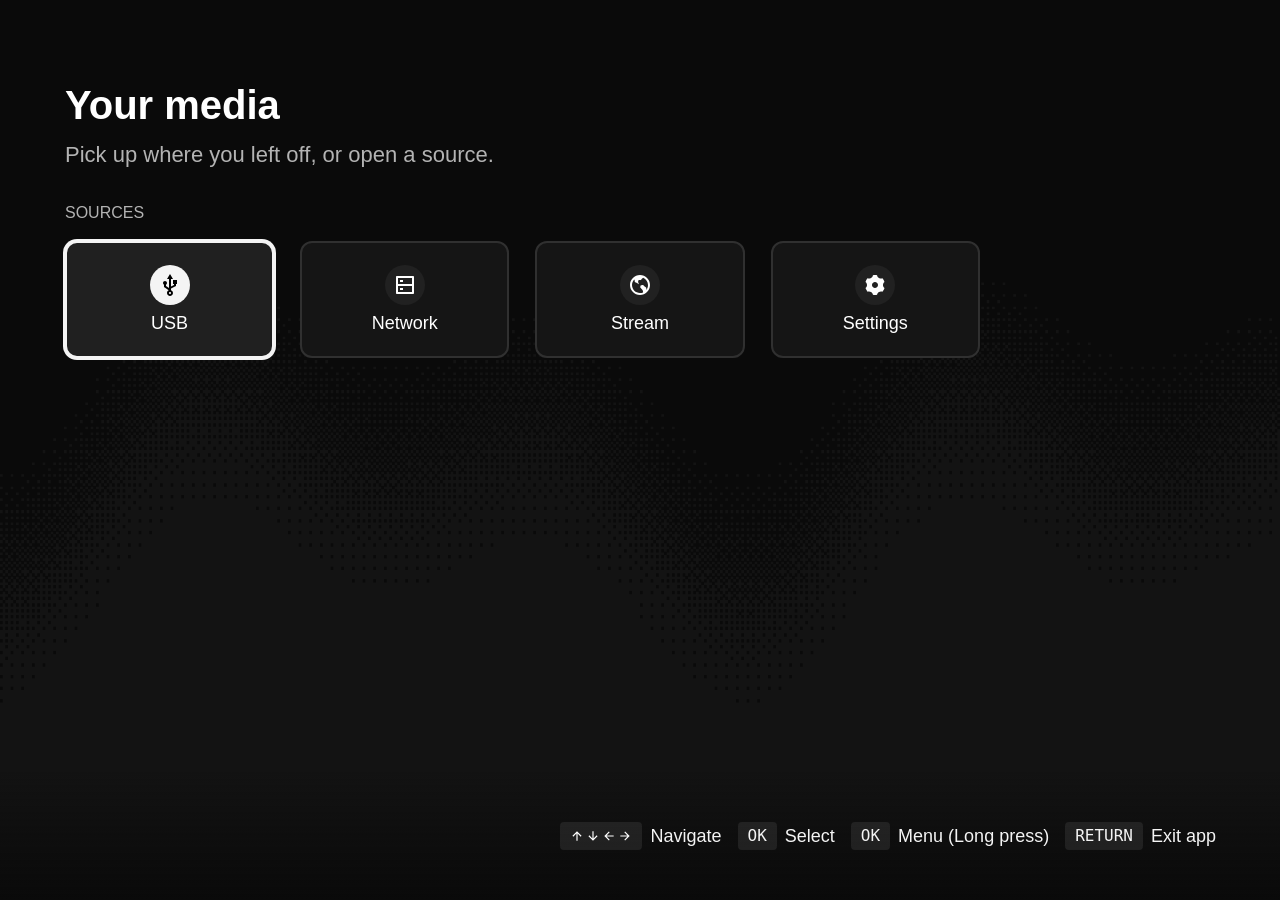
<file: tizen-app/index.html>
<!DOCTYPE html>
<html lang="en">
<head>
<meta charset="utf-8">
<meta name="viewport" content="width=device-width, initial-scale=1, maximum-scale=1, user-scalable=no"/>
<title>Tessel</title>
<link rel="stylesheet" href="css/style.css">
</head>
<body>

<!-- AVPlay needs an OBJECT element of type "video/mp4" as its render target -->
<object id="player-object" type="application/avplayer"></object>

<!-- HTML5 video — used for local file:// URLs because AVPlay's local-file
     pipeline is broken on Samsung TV 5.0 (opens the file, reports PLAYING,
     never decodes a frame).  The WebView's chromium media stack handles
     file:// just fine. -->
<video id="html5-video" playsinline></video>

<!-- Subtitle overlay — AVPlay doesn't auto-render text subs (TEXT/SUBTITLE
     tracks).  It fires onsubtitlechange(duration, text, ...) and we paint
     the text here. -->
<div id="subtitle-overlay" class="hidden"></div>

<!-- ── Home view ─────────────────────────────────────────────────────── -->
<section id="view-home" class="view">
    <header class="page-heading"><h1 data-i18n="library.homeTitle">Your media</h1><p data-i18n="library.homeDescription">Pick up where you left off, or open a source.</p></header>
    <div id="home-library"></div>
    <h2 class="row-heading" data-i18n="library.sources">Sources</h2>
    <nav class="home-tiles">
        <button class="tile" data-action="browse-usb" data-focus>
            <div class="tile-icon"><img class="remix-icon" src="assets/remix/usb-line.svg" alt=""></div>
            <div class="tile-label" data-i18n="home.usb">USB</div>
            <div class="tile-sub" data-i18n="home.usbSub">Local files on connected storage</div>
        </button>
        <button class="tile" data-action="browse-network">
            <div class="tile-icon"><img class="remix-icon" src="assets/remix/server-line.svg" alt=""></div>
            <div class="tile-label" data-i18n="home.network">Network</div>
            <div class="tile-sub" data-i18n="home.networkSub">SMB, DLNA and WebDAV sources</div>
        </button>
        <button class="tile" data-action="open-url">
            <div class="tile-icon"><img class="remix-icon" src="assets/remix/earth-line.svg" alt=""></div>
            <div class="tile-label" data-i18n="home.url">Stream</div>
        </button>
        <button class="tile" data-action="open-settings">
            <div class="tile-icon"><img class="remix-icon" src="assets/remix/settings-3-fill.svg" alt=""></div>
            <div class="tile-label" data-i18n="home.settings">Settings</div>
            <div class="tile-sub" data-i18n="home.settingsSub">Preferences &amp; TV info</div>
        </button>
    </nav>

    <footer class="hint">
        <span class="hint-action"><span class="key"><img class="remix-icon" src="assets/remix/arrow-up-line.svg" alt=""><img class="remix-icon" src="assets/remix/arrow-down-line.svg" alt=""><img class="remix-icon" src="assets/remix/arrow-left-line.svg" alt=""><img class="remix-icon" src="assets/remix/arrow-right-line.svg" alt=""></span><span data-i18n="hint.navigate">navigate</span></span>
        <span class="hint-action"><span class="key">OK</span><span data-i18n="hint.select">select</span></span>
        <span class="hint-action"><span class="key">OK</span><span data-i18n="library.holdMenu">Menu (long press)</span></span>
        <span class="hint-action"><span class="key">RETURN</span><span data-i18n="hint.exit">exit app</span></span>
    </footer>
</section>

<!-- ── Network view: the services you can browse, with the two carousels ── -->
<section id="view-network" class="view hidden">
    <header class="page-heading">
        <h1 data-i18n="network.title">Network sources</h1><p data-i18n="network.description">Connect your media servers and shared folders.</p>
    </header>


    <h2 class="row-heading" id="network-heading" data-i18n="library.devices">Devices</h2>
    <nav class="card-row" id="network-cards"></nav>

    <!-- The two configuration forms.  They are moved into their dialog when
         the viewer opens one, and parked here the rest of the time. -->
    <div class="net-forms" id="net-config">
        <div class="settings-group net-form" id="grp-smb">
            <label class="settings-row settings-row-input"><span class="settings-label" data-i18n="smb.host">Server (IP/host)</span><input id="smb-host" dir="ltr" type="text" placeholder="192.168.1.10"></label>
            <label class="settings-row settings-row-input"><span class="settings-label" data-i18n="smb.port">Port</span><input id="smb-port" dir="ltr" type="text" inputmode="numeric" placeholder="445"></label>
            <label class="settings-row settings-row-input"><span class="settings-label" data-i18n="smb.share">Share</span><input id="smb-share"  type="text"     placeholder="Media"></label>
            <button class="settings-row" id="smb-find-shares" aria-haspopup="menu" aria-controls="picker" aria-expanded="false"><span class="settings-label" data-i18n="smb.findShares">Find shares on this server</span></button>
            <button class="settings-row" id="smb-anon" role="switch" aria-checked="false"><div class="settings-label" data-i18n="smb.guest">Guest (no login)</div><span class="settings-switch" id="smb-anon-val" aria-hidden="true"></span></button>
            <label class="settings-row settings-row-input"><span class="settings-label" data-i18n="smb.user">Username</span><input id="smb-user"   type="text"     placeholder="guest"></label>
            <label class="settings-row settings-row-input"><span class="settings-label" data-i18n="smb.pass">Password</span><input id="smb-pass"   type="password"></label>
            <label class="settings-row settings-row-input"><span class="settings-label" data-i18n="smb.domain">Domain (optional)</span><input id="smb-domain" type="text"></label>
            <button id="smb-save" class="settings-row"><span class="settings-label" data-i18n="smb.save">Save SMB server</span></button>
            <button id="smb-remove" class="settings-row"><span class="settings-label" data-i18n="smb.removeServer">Remove this server</span></button>
        </div>

        <div class="settings-group net-form" id="grp-dav">
            <label class="settings-row settings-row-input"><span class="settings-label" data-i18n="dav.url">Address (URL)</span><input id="dav-url" dir="ltr" type="url" placeholder="https://cloud.example.com/remote.php/dav/files/user/"></label>
            <label class="settings-row settings-row-input"><span class="settings-label" data-i18n="smb.user">Username</span><input id="dav-user" type="text"></label>
            <label class="settings-row settings-row-input"><span class="settings-label" data-i18n="smb.pass">Password</span><input id="dav-pass" type="password"></label>
            <label class="settings-row settings-row-input"><span class="settings-label" data-i18n="dav.name">Name (optional)</span><input id="dav-name" type="text" placeholder="My Nextcloud"></label>
            <button class="settings-row" id="dav-insecure" role="switch" aria-checked="false"><div class="settings-label" data-i18n="dav.insecure">Accept a self-signed certificate</div><span class="settings-switch" id="dav-insecure-val" aria-hidden="true"></span></button>
            <button id="dav-save" class="settings-row"><span class="settings-label" data-i18n="dav.save">Save WebDAV server</span></button>
            <button id="dav-remove" class="settings-row"><span class="settings-label" data-i18n="smb.removeServer">Remove this server</span></button>
        </div>
    </div>

    <footer class="hint">
        <span class="hint-action"><span class="key"><img class="remix-icon" src="assets/remix/arrow-up-line.svg" alt=""><img class="remix-icon" src="assets/remix/arrow-down-line.svg" alt=""><img class="remix-icon" src="assets/remix/arrow-left-line.svg" alt=""><img class="remix-icon" src="assets/remix/arrow-right-line.svg" alt=""></span><span data-i18n="hint.navigate">navigate</span></span>
        <span class="hint-action"><span class="key">OK</span><span data-i18n="hint.open">open</span></span>
        <span class="hint-action"><span class="key">OK</span><span data-i18n="library.holdMenu">Menu (long press)</span></span>
        <span class="hint-action"><span class="key">RETURN</span><span data-i18n="hint.back">back</span></span>
    </footer>
</section>

<!-- The receipt dialog is the one cast surface: a QR, the address and the
     waiting state.  It replaced this page, which had its own layout. -->

<!-- ── URL input view ────────────────────────────────────────────────── -->
<section id="view-url" class="view hidden">
    <header class="page-heading">
        <h1 data-i18n="stream.title">Play a link</h1><p data-i18n="stream.description">Open a stream or send one from another device.</p>
    </header>

    <div class="url-input-wrap">
        <label for="url-input" data-i18n="url.label">Stream URL or file path</label>
        <input id="url-input" dir="ltr" type="text" inputmode="url"
               placeholder="rtsp://… · https://…/playlist.m3u8 · file:///opt/usr/media/…">
    </div>

    <div class="actions">
        <button class="btn primary" data-action="open-current-url"><img class="remix-icon" src="assets/remix/play-fill.svg" alt=""><span data-i18n="common.play">Play</span></button>
        <button class="btn ghost"   data-action="save-current-url"><img class="remix-icon" src="assets/remix/bookmark-line.svg" alt=""> <span data-i18n="saved.save">Save</span></button>
        <button class="btn ghost"   data-action="fetch-remote-url"><img class="remix-icon" src="assets/remix/smartphone-line.svg" alt=""> <span data-i18n="url.fromDevice">Get from device</span></button>
        <!-- No Cancel: the remote's Back key does that (issue #126). -->
    </div>

    <!-- The user's own saved streams (issue #119).  Each is a chip that plays
         it and a ⋯ chip beside it for rename / move / remove; hidden while
         the list is empty. -->
    <div class="library-row hidden" id="saved-streams">
        <h2 data-i18n="saved.title">Saved streams</h2>
        <div id="saved-streams-list" class="card-row"></div>
    </div>
    <div class="library-row hidden" id="recent-streams"><h2 data-i18n="stream.recent">Recent</h2><div class="card-row" id="recent-streams-list"></div></div>
    <footer class="hint">
        <span class="hint-action"><span class="key"><img class="remix-icon" src="assets/remix/arrow-up-line.svg" alt=""><img class="remix-icon" src="assets/remix/arrow-down-line.svg" alt=""><img class="remix-icon" src="assets/remix/arrow-left-line.svg" alt=""><img class="remix-icon" src="assets/remix/arrow-right-line.svg" alt=""></span><span data-i18n="hint.navigate">navigate</span></span>
        <span class="hint-action"><span class="key">OK</span><span data-i18n="hint.open">open</span></span>
        <span class="hint-action"><span class="key">OK</span><span data-i18n="library.holdMenu">Menu (long press)</span></span>
        <span class="hint-action"><span class="key">RETURN</span><span data-i18n="hint.back">back</span></span>
    </footer>

    <!-- Name and URL of a stream being saved or edited.  While it's open the
         rest of the screen steps aside (#view-url.editing). -->
    <div class="saved-edit" id="saved-edit">
        <div class="url-input-wrap">
            <label for="saved-name" data-i18n="saved.name">Name</label>
            <input id="saved-name" type="text">
        </div>
        <div class="url-input-wrap">
            <label for="saved-url" data-i18n="url.label">Stream URL or file path</label>
            <input id="saved-url" dir="ltr" type="text" inputmode="url">
        </div>
        <div class="actions">
            <button class="btn primary" data-action="saved-edit-done" data-i18n="saved.done">Save</button>
            <button class="btn ghost"   data-action="saved-edit-cancel" data-i18n="common.cancel">Cancel</button>
        </div>
    </div>

</section>

<!-- ── File browser view ─────────────────────────────────────────────── -->
<section id="view-browse" class="view hidden">
    <header class="page-heading">
        <h1 id="browse-title" data-i18n="usb.title">USB devices</h1>
        <p id="browse-description" data-i18n="usb.description">Browse media on a connected drive.</p>
    </header>

    <!-- Kept for the browsers that still set it, but no longer shown: the
         title is enough context. -->
    <div class="browse-path hidden" id="browse-path"></div>
    <!-- Only while a playlist is listed (issue #122). -->
    <div class="playlist-filter hidden" id="playlist-filter-wrap">
        <input id="playlist-filter" type="text" data-i18n-placeholder="playlist.filter" data-i18n-aria-label="playlist.filter" aria-label="Filter channels…" placeholder="Filter channels…" aria-controls="browse-list">
        <span class="playlist-count" id="playlist-count" role="status" aria-live="polite"></span>
    </div>
    <h2 class="row-heading device-heading" id="browse-heading" data-i18n="library.devices">Devices</h2>
    <ul    class="browse-list" id="browse-list"></ul>

    <footer class="hint">
        <span class="hint-action browse-actions"><span class="key"><img class="remix-icon" src="assets/remix/arrow-up-line.svg" alt=""><img class="remix-icon" src="assets/remix/arrow-down-line.svg" alt=""><img class="remix-icon" src="assets/remix/arrow-left-line.svg" alt=""><img class="remix-icon" src="assets/remix/arrow-right-line.svg" alt=""></span><span data-i18n="hint.navigate">navigate</span></span>
        <span class="hint-action browse-actions"><span class="key">OK</span><span data-i18n="hint.open">open</span></span>
        <span class="hint-action browse-actions"><span class="key">OK</span><span data-i18n="library.holdMenu">Menu (long press)</span></span>
        <span class="hint-action"><span class="key">RETURN</span><span data-i18n="hint.up">up</span></span>
        <span class="hint-action browse-actions browse-media-action"><span class="key">PLAY</span><span data-i18n="hint.openAsMedia">open as media</span></span>
        <span class="hint-action hidden" id="hint-save"><span class="key">TOOLS</span><span data-i18n="hint.saveChannel">save / unsave</span></span>
        <span class="hint-action hidden" id="hint-fav"><span class="key">TOOLS</span><span data-i18n="hint.favorite">pin / unpin folder</span></span>
    </footer>
</section>

<!-- ── Player view ───────────────────────────────────────────────────── -->
<section id="view-player" class="view hidden">
    <!-- Music has no picture of its own: without this card the screen is
         just black once the OSD fades (issue #105). -->
    <div class="audio-card hidden" id="audio-card">
        <img class="audio-glow hidden" id="audio-glow" alt="" aria-hidden="true">
        <img class="audio-art hidden" id="audio-art" alt="">
        <div class="audio-note" id="audio-note" aria-hidden="true"><img class="remix-icon" src="assets/remix/music-2-fill.svg" alt=""></div>
        <div class="audio-details">
            <div class="audio-title" id="audio-title"></div>
            <div class="audio-sub" id="audio-sub"></div>
        </div>
    </div>

    <!-- Top bar: title -->
    <div class="osd osd-top hidden" id="osd-top">
        <span id="osd-title" data-i18n="common.loading">Loading…</span>
    </div>

    <!-- Center spinner while opening -->
    <div class="spinner hidden" id="spinner" role="status" aria-live="polite">
        <div class="spinner-ring" aria-hidden="true"></div>
        <div class="spinner-text" data-i18n="player.opening">Opening stream…</div>
    </div>

    <!-- Center error banner -->
    <div class="error-overlay hidden" id="error-overlay" role="alertdialog" aria-modal="true" aria-labelledby="error-title" aria-describedby="error-message error-hint">
        <div class="error-icon" aria-hidden="true"><img class="remix-icon" src="assets/remix/error-warning-line.svg" alt=""></div>
        <div class="error-title" id="error-title" data-i18n="player.error">Playback error</div>
        <div class="error-message" id="error-message"></div>
        <div class="error-hint"  id="error-hint"></div>
        <button class="btn primary" data-action="back-home" data-i18n="player.backHome">Back to Home</button>
    </div>

    <!-- Bottom OSD: progress + controls -->
    <div class="osd osd-bottom hidden" id="osd-bottom">
        <div class="time" id="player-timeline" tabindex="0" role="slider" aria-label="Playback position" data-i18n-aria-label="player.position" aria-orientation="horizontal" aria-valuemin="0" aria-valuemax="100" aria-valuenow="0">
            <span id="time-current">00:00</span>
            <div class="progress-track"><div class="progress-fill" id="progress-fill"></div><span id="time-scrub-delta" class="scrub-delta hidden"></span></div>
            <span id="time-duration">00:00</span>
        </div>
        <div class="controls">
            <button class="ctrl control-left" data-action="open-file-info" id="btn-info" aria-label="File info" data-i18n-aria-label="info.title" data-i18n-title="info.title" aria-haspopup="dialog" aria-controls="file-info"><img src="assets/remix/information-fill.svg" alt=""></button>
            <div class="transport-controls">
                <button class="ctrl toggle" data-action="toggle-shuffle" id="btn-shuffle" aria-label="Shuffle" data-i18n-title="player.shuffle"><img src="assets/remix/shuffle-fill.svg" alt=""></button>
                <button class="ctrl" data-action="prev" id="btn-prev" aria-label="Restart / Previous" data-i18n-aria-label="player.prev" data-i18n-title="player.prev"><img src="assets/remix/skip-back-fill.svg" alt=""></button>
                <button class="ctrl" data-action="rewind" aria-label="Seek backward" data-i18n-aria-label="player.seekBackward" data-i18n-title="player.seekBackward"><img src="assets/remix/rewind-fill.svg" alt=""></button>
                <button class="ctrl big" data-action="play-pause" id="btn-playpause" aria-label="Play" data-focus><img src="assets/remix/play-fill.svg" alt=""></button>
                <button class="ctrl" data-action="forward" aria-label="Seek forward" data-i18n-aria-label="player.seekForward" data-i18n-title="player.seekForward"><img src="assets/remix/speed-fill.svg" alt=""></button>
                <button class="ctrl" data-action="next" id="btn-next" aria-label="Next" data-i18n-aria-label="player.next" data-i18n-title="player.next"><img src="assets/remix/skip-forward-fill.svg" alt=""></button>
                <button class="ctrl toggle" data-action="toggle-repeat" id="btn-repeat" aria-label="Repeat" data-i18n-title="player.repeat"><img src="assets/remix/repeat-2-fill.svg" alt=""></button>
            </div>
            <button class="ctrl more-control" data-action="open-more" id="btn-more" aria-label="More" data-i18n-aria-label="player.more" data-i18n-title="player.more" aria-haspopup="dialog" aria-controls="player-more" aria-expanded="false"><img src="assets/remix/more-2-fill.svg" alt=""></button>
        </div>
        <!-- Queue section under the transport controls: the next files in
             this folder or list. Hidden for single files. -->
        <div class="up-next hidden" id="up-next">
            <div class="up-next-title"><span data-i18n="player.queue">Queue</span><span id="queue-position" class="queue-position" dir="ltr"></span></div>
            <ul id="up-next-list"></ul>
        </div>
    </div>

    <div class="track-menu hidden" id="player-more" role="dialog" aria-modal="true" aria-label="More playback options" data-i18n-aria-label="player.moreOptions">
        <div class="track-menu-body">
        <button class="more-option" data-action="open-audio"><img class="more-icon" src="assets/remix/volume-up-fill.svg" alt=""><span class="more-label" data-i18n="tracks.audio">Audio</span><img class="chevron" src="assets/remix/arrow-right-s-line.svg" alt=""></button>
        <button class="more-option" data-action="open-subtitles"><img class="more-icon" src="assets/remix/closed-captioning-fill.svg" alt=""><span class="more-label" data-i18n="tracks.subtitle">Subtitle</span><img class="chevron" src="assets/remix/arrow-right-s-line.svg" alt=""></button>
        <button class="more-option" data-action="open-speed-picker" data-step="speed"><img class="more-icon" src="assets/remix/speed-line.svg" alt=""><span class="more-label" data-i18n="player.speed">Playback speed</span><span class="more-value" id="btn-speed">1×</span><img class="chevron" src="assets/remix/arrow-right-s-line.svg" alt=""></button>
        <button class="more-option" data-action="open-aspect-picker" data-step="aspect" data-i18n-title="player.aspect"><img class="more-icon" src="assets/remix/aspect-ratio-fill.svg" alt=""><span class="more-label" data-i18n="settings.aspect">Aspect ratio</span><span class="more-value" id="btn-aspect">Fit</span><img class="chevron" src="assets/remix/arrow-right-s-line.svg" alt=""></button>
        <button class="more-option" data-action="toggle-autoplay" data-step="autoplay"><img class="more-icon" src="assets/remix/play-fill.svg" alt=""><span class="more-label" data-i18n="player.autoplay">Autoplay</span><span class="more-value" id="autoplay-value">On</span><img class="chevron" src="assets/remix/arrow-right-s-line.svg" alt=""></button>
        </div>
        <!-- An option list opens as the next level of this card. -->
        <div class="track-level hidden" id="more-level">
            <h2 id="more-level-title"></h2>
            <div class="track-menu-body"><ul id="more-level-options" role="menu" aria-labelledby="more-level-title"></ul></div>
        </div>
    </div>

    <!-- Track selection overlay -->
    <div class="track-menu hidden" id="track-menu" role="dialog" aria-modal="true" aria-labelledby="track-menu-title">
        <h2 id="track-menu-title">Tracks</h2>
        <!-- The lists scroll inside this box: a Netflix-style rip can carry
             20+ subtitle tracks, and an unbounded menu grew straight off the
             top of the screen with the extra entries unreachable. -->
        <div class="track-menu-body" id="track-menu-body">
            <div class="track-section">
                <h3 id="audio-tracks-title" data-i18n="tracks.audio">Audio</h3>
                <ul id="audio-tracks" role="menu" aria-labelledby="audio-tracks-title"></ul>
            </div>
            <div class="track-section">
                <h3 id="subtitle-tracks-title" data-i18n="tracks.subtitle">Subtitle</h3>
                <ul id="subtitle-tracks" role="menu" aria-labelledby="subtitle-tracks-title"></ul>
            </div>
        </div>
        <!-- Sub-levels of this card: an option list, or the sync control. -->
        <div class="track-level hidden" id="track-level">
            <h2 id="track-level-title"></h2>
            <div class="track-menu-body">
                <ul id="track-level-options" role="menu" aria-labelledby="track-level-title"></ul>
                <div class="hidden" id="track-level-sync">
                    <button class="sync-control" data-step="sync" id="subtitle-sync-control">
                        <img src="assets/remix/subtract-line.svg" alt="">
                        <span id="subtitle-sync-value">0.0 s</span>
                        <img src="assets/remix/add-line.svg" alt="">
                    </button>
                    <button class="more-option" data-action="subtitle-reset"><img class="more-icon" src="assets/remix/repeat-2-fill.svg" alt=""><span data-i18n="sync.reset">Reset</span></button>
                </div>
            </div>
        </div>
    </div>

    <!-- INFO: what's playing (issue #128).  Rows are filled by openFileInfo(). -->
    <div class="modal-scrim hidden" id="file-info-scrim"></div>
    <div class="track-menu file-info hidden" id="file-info" role="dialog" aria-modal="true" aria-labelledby="file-info-title">
        <h2 id="file-info-title" data-i18n="info.title">File info</h2>
        <div class="track-menu-body" aria-label="File information">
            <dl id="file-info-list"></dl>
        </div>
        <button class="btn ghost" data-action="close-file-info" data-i18n="common.close">Close</button>
    </div>
</section>

<!-- ── Settings view ─────────────────────────────────────────────────── -->
<section id="view-settings" class="view hidden">
    <header class="page-heading">
        <h1 data-i18n="home.settings">Settings</h1>
        <p data-i18n="settings.description">Make Tessel work your way.</p>
    </header>

    <div class="settings-content">
        <div class="settings-group">
            <button class="settings-row" data-action="setting-ui-lang" aria-haspopup="menu" aria-controls="picker" aria-expanded="false" data-focus>
                <div class="settings-label" data-i18n="settings.uiLang">App language</div>
                <div class="settings-value" id="setting-ui-lang-value"></div>
            </button>
        </div>

        <!-- Subtitle appearance lives in the playback Subtitles menu now. -->

        <div class="settings-group">
            <button class="settings-row" data-action="toggle-ui-sounds" role="switch" aria-checked="true">
                <div class="settings-label" data-i18n="settings.uiSounds">Interface sounds</div>
                <span class="settings-switch" id="settings-sounds-value" aria-hidden="true"></span>
            </button>
            <button class="settings-row" data-action="toggle-cast" role="switch" aria-checked="true">
                <div class="settings-label" data-i18n="cast.section">Cast from another device</div>
                <span class="settings-switch" id="settings-cast-value" aria-hidden="true"></span>
            </button>
            <button class="settings-row" data-action="toggle-debug" role="switch" aria-checked="false">
                <div class="settings-label" data-i18n="dbg.enabled">Debug logging</div>
                <span class="settings-switch" id="dbg-enabled-value" aria-hidden="true"></span>
            </button>
        </div>

        <div class="tvinfo" id="tvinfo" data-i18n="common.loading">Loading…</div>
    </div>
    <footer class="hint">
        <span class="hint-action"><span class="key"><img class="remix-icon" src="assets/remix/arrow-up-line.svg" alt=""><img class="remix-icon" src="assets/remix/arrow-down-line.svg" alt=""></span><span data-i18n="hint.navigate">navigate</span></span>
        <span class="hint-action"><span class="key">OK</span><span data-i18n="hint.select">select</span></span>
        <span class="hint-action"><span class="key">RETURN</span><span data-i18n="hint.back">back</span></span>
    </footer>
</section>

<!-- ── Generic picker overlay (used by Settings + future menus) ──────── -->
<div class="picker hidden" id="picker" role="dialog" aria-modal="true" aria-labelledby="picker-title">
    <h2 id="picker-title" data-i18n="picker.default">Pick a value</h2>
    <ul id="picker-options" role="menu" aria-labelledby="picker-title"></ul>
    <button class="btn ghost" data-action="close-picker" data-i18n="common.cancel">Cancel</button>
</div>

<!-- ── Toast / status flash ──────────────────────────────────────────── -->
<div id="toast" class="toast hidden" role="status" aria-live="polite" aria-atomic="true"></div>

<script src="js/debug.js"></script>
<script src="js/sfx.js"></script>
<script src="js/remote.js"></script>
<script src="js/ui.js"></script>
<script src="js/settings.js"></script>
<script src="js/i18n.js"></script>
<script src="js/filetypes.js"></script>
<script src="js/text-decode.js"></script>
<script src="js/playlist.js"></script>
<script src="js/audio-tags.js"></script>
<script src="js/browser.js"></script>
<script src="js/ass-style.js"></script>
<script src="js/mp4-subs.js"></script>
<script src="js/mkv-subs.js"></script>
<script src="js/media-info.js"></script>
<script src="js/player.js"></script>
<script src="js/qrcode.js"></script>
<script src="js/url-drop.js"></script>
<script src="js/smb.js"></script>
<script src="js/dlna.js"></script>
<script src="js/webdav.js"></script>
<script src="js/keepawake.js"></script>
<script src="js/saved-streams.js"></script>
<script src="js/favorites.js"></script>
<script src="js/library.js"></script>
<script src="js/dialog.js"></script>
<script src="js/library-ui.js"></script>
<script src="js/folder-play.js"></script>
<script src="js/app.js"></script>
</body>
</html>
</file>
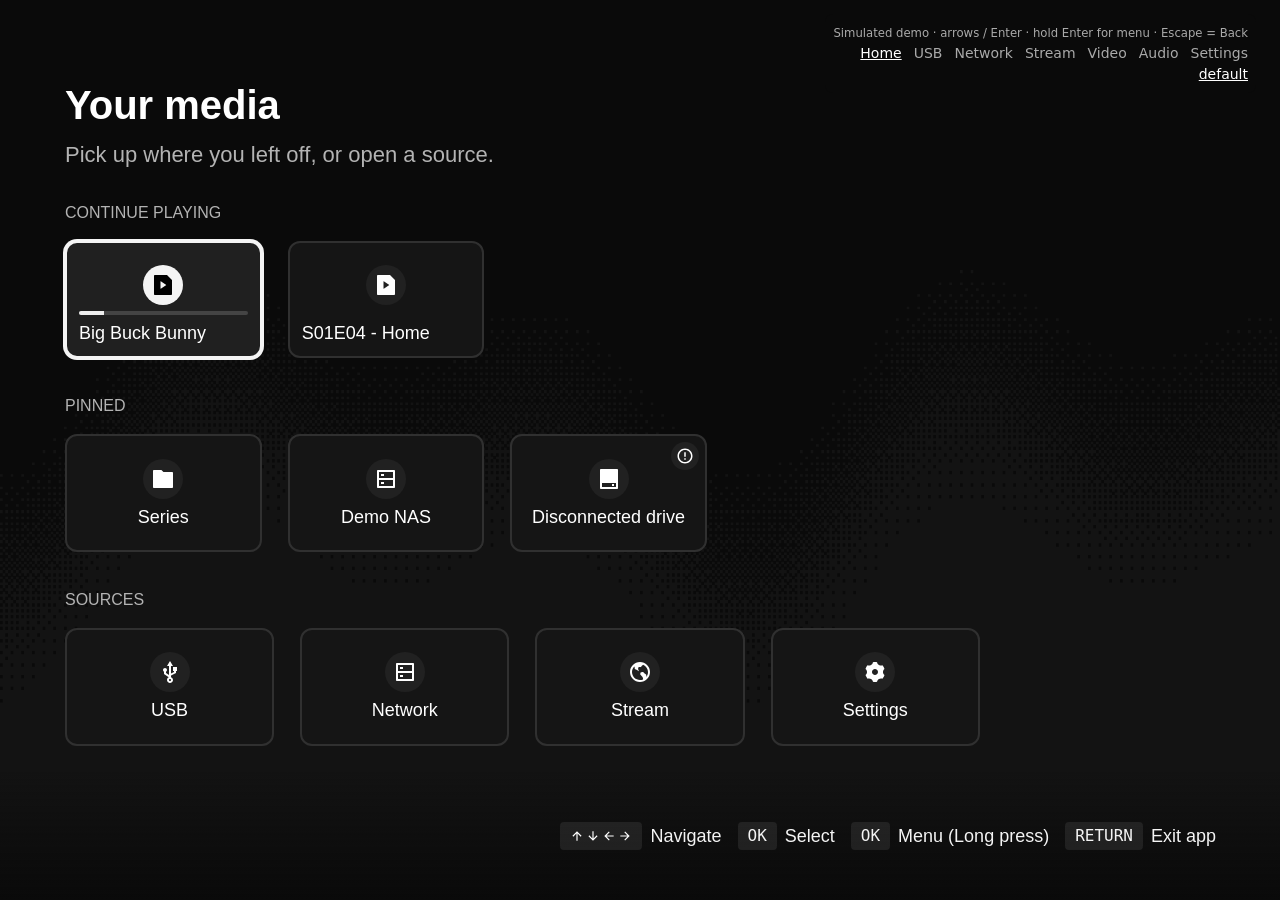
<file: tizen-app/demo.html>
<!doctype html>
<html lang="en">
<meta charset="utf-8">
<title>Tessel — simulated demo</title>
<body>Starting the simulator…
<script>
/* Tessel — standalone simulated demo.
 *
 * Loads the real application (its markup, CSS, scripts, translations) and
 * swaps three things for the simulator: the decoder, the TV platform
 * (tizen/webapis) and the background service.  Everything the user then does
 * — browsing, playback, queue, subtitles, settings, casting, logs — runs the
 * product's own code, so this is an end-to-end demo, not a mock-up.
 *
 * Serve the tizen-app directory statically and open /demo.html (a WebView app
 * fetches its own markup, so file:// will not do).
 *
 * NB: every closing script tag below is escaped, or this inline block ends at
 * the first one. */
(function () {
    var S_OPEN = '<' + 'script src="';
    var S_CLOSE = '"><' + '/script>';
    function fail(err) { document.body.textContent = 'Simulator failed: ' + err; }
    fetch('index.html', { cache: 'no-store' }).then(function (r) {
        if (!r.ok) throw Error(r.status);
        return r.text();
    }).then(function (html) {
        html = html.replace('<head>', '<head>' + S_OPEN + 'dev/storage.js' + S_CLOSE);
        html = html.replace('<title>Tessel</title>', '<title>Tessel — simulated demo</title>');
        // Simulated decoder in place of the AVPlay/HTML5 backend.
        html = html.replace('src="js/player.js"', 'src="demo/player.js"');
        // Desktop Chromium must not paint an unsupported AVPlay plugin panel.
        html = html.replace('<object id="player-object" type="application/avplayer"></object>', '');
        // The virtual world installs itself before the app looks at `tizen`.
        html = html.replace(S_OPEN + 'js/debug.js' + S_CLOSE,
                            S_OPEN + 'demo/world.js' + S_CLOSE + '\n' + S_OPEN + 'js/debug.js' + S_CLOSE);
        html = html.replace('<' + '/body>', S_OPEN + 'demo/boot.js' + S_CLOSE + '<' + '/body>');
        // Fresh copies of everything, so a reload never shows a stale mix.
        var revision = Date.now();
        html = html.replace(/(src|href)="((?:js|css|demo)\/[^"?]+\.(?:js|css))"/g,
                            '$1="$2?demo=' + revision + '"');
        var open = XMLHttpRequest.prototype.open;
        XMLHttpRequest.prototype.open = function (method, url) {
            if (typeof url === 'string' && /^i18n\//.test(url)) arguments[1] = url + '?demo=' + revision;
            return open.apply(this, arguments);
        };
        document.open(); document.write(html); document.close();
    }).catch(function (err) {
        fail(err && err.message ? err.message : err);
    });
})();
</script>
</body>
</html>
</file>
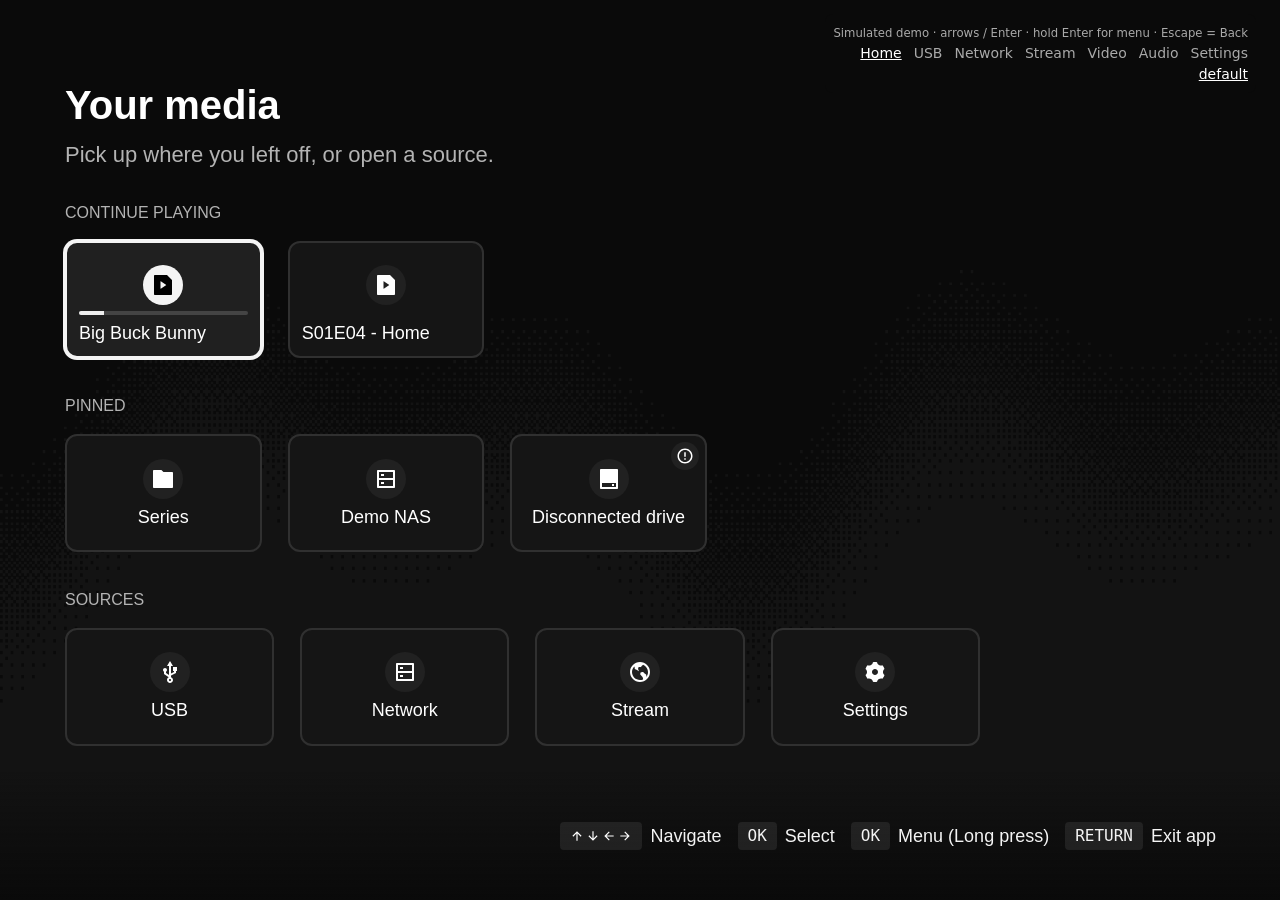
<file: tizen-app/dev-player.html>
<!doctype html>
<meta charset="utf-8">
<title>Tessel preview</title>
<script>location.replace('demo.html' + location.search + location.hash);</script>
<p>The preview is now the <a href="demo.html">interactive simulator</a>.</p>
</file>
<file: tizen-app/css/style.css>
/* ────────────────────────────────────────────────────────────────────────
   Tessel — visual language:
     · monochrome charcoal background (mewa_ui dark palette)
     · white text and white focus treatment everywhere
     · five-column content cards with a shared 16:9 silhouette
   ──────────────────────────────────────────────────────────────────────── */

:root {
    /* Surfaces follow the reference mockup: page #0A0A0A, card #151515,
     * focused card #202020.  Every focusable surface shares one ring. */
    --bg:        #0a0a0a;       /* mewa_ui neutral-1000 */
    --bg-2:      #151515;       /* neutral-950 */
    --bg-3:      #1d1d1d;       /* neutral-900 */
    --bg-card:   #151515;       /* tile/card surface */
    --bg-card-h: #202020;       /* focused card surface */

    --fg:        #ffffff;
    --fg-mute:   #f4f4f4;       /* mewa_ui neutral-050 — headings and labels */
    --fg-soft:   #b3b3b3;       /* descriptions and section labels */
    --fg-dim:    #8d8d8d;       /* between 500 and 600 */

    --accent:    #ffffff;       /* monochrome: focus rings, toggles, primary fill */
    --accent-2:  #f4f4f4;
    --accent-soft: rgba(255,255,255,.16);
    --danger:    #f4f4f4;       /* negative states read via their icon, not colour */

    --border:    rgba(255,255,255,.08);   /* hairline separators */
    --surface-border: #303030;            /* card, row and option outline */
    --input-border:   #464646;            /* input and secondary button outline */
    --focus-ring:  #f4f4f4;               /* the one focus colour */
    --focus-fill:  rgba(255,255,255,.045); /* the one focus fill, #202020 on a card */
    --focus-outer: 0px;                   /* ring drawn outside the border */
    /* The queue strip: a peek at the bottom of the OSD until it takes
     * focus, then the full cards. */
    --queue-peek: 150px;
    --queue-open: calc(var(--card-height) + 66px);
    --r:         16px;
    --r-sm:      10px;
    --page-inset: 65px;
    --card-gap: 26px;
    /* Explicit dimensions also work on TV engines without aspect-ratio. */
    --card-width: calc((100vw - 130px - 104px) / 5);
    --card-height: calc((100vw - 130px - 104px) / 80 * 9);
    --form-width: calc(var(--card-width) * 4 + 78px);
    --card-disc-size: 80px;
    --card-glyph-size: 38px;
    --card-label-size: 24px;
    --card-meta-size: 18px;
    --card-inset: 18px;
    --transport-height: 96px;
    /* The timeline row above the transport (22px readout plus its 32px
     * margin). Popups clear the whole OSD content, not just the buttons. */
    --player-timeline: 58px;
    --dialog-width: 678px;
    --dialog-field-size: 22px;
    --dialog-field-height: 64px;
    --motion: 180ms;
    --ease: cubic-bezier(.22, .61, .36, 1);
}

* { box-sizing: border-box; }

html, body {
    margin: 0; padding: 0;
    width: 100%; height: 100%;
    /* CRITICAL: body must be black/transparent so AVPlay's hardware video plane
     * shows through the WebView.  Any opaque background here would cover the
     * video.  Individual non-player views set their own backgrounds. */
    background: #000;
    color: var(--fg);
    font-family: 'SamsungOne', 'Samsung Sans', 'Segoe UI', 'Helvetica Neue', Helvetica, Arial, sans-serif;
    font-size: 26px;
    overflow: hidden;
    user-select: none;
    -webkit-user-select: none;
}

button { font: inherit; color: inherit; cursor: pointer; background: none; border: 0; }
button:focus { outline: none; }
input { user-select: text; -webkit-user-select: text; }
input::selection { background: var(--focus-ring); color: var(--bg); }

/* Bundled SVGs, not font glyphs: stable shapes across TV font sets. */
.remix-icon {
    display: inline-block; width: 1em; height: 1em; flex-shrink: 0;
    vertical-align: middle; filter: invert(1); pointer-events: none;
}
.tile-icon .remix-icon { width: var(--card-glyph-size); height: var(--card-glyph-size); }
.tile:focus .tile-icon .remix-icon, .tile.focused .tile-icon .remix-icon { filter: none; }
.track-warning { margin-left: 10px; }

.hidden { display: none !important; }

/* Library pages share one layout and card system. */
#view-home, #view-url, #view-network, #view-browse {
    align-items: stretch; justify-content: flex-start; text-align: start;
    padding-bottom: 130px; scroll-padding-top: 24px; scroll-padding-bottom: 130px;
}
.page-heading { flex: 0 0 auto; }
.library-row { flex: 0 0 auto; margin: 0 0 54px; min-width: 0; }
.library-row h2, .row-heading {
    margin: 0 0 25px; font-size: 22px; line-height: 30px; font-weight: 500; text-transform: uppercase; color: var(--fg-soft);
}
.card-row { display: flex; flex: 0 0 auto; overflow-x: auto; gap: var(--card-gap); padding: 12px; margin: -12px; scrollbar-width: none; scroll-padding: 12px; }
/* A strip shows five cards and a real peek at the sixth. The explorer keeps
 * its exact five-column grid. Height and text slots remain shared. */
.card-row > .media-card { flex-basis: calc(var(--card-width) * .94); width: calc(var(--card-width) * .94); }
/* The shell owns the overflow hint: a card row scrolls horizontally, and a
 * faint chevron on the reading edge says more cards are waiting. */
.card-row-shell { position: relative; flex: 0 0 auto; min-width: 0; }
.card-row-shell > .row-more {
    position: absolute; top: 50%; right: -6px; width: 48px; height: 48px;
    display: flex; align-items: center; justify-content: center;
    transform: translateY(-50%); border-radius: 50%;
    background: var(--bg); border: 2px solid var(--surface-border);
    opacity: 0; transition: opacity var(--motion) var(--ease);
    pointer-events: none; z-index: 2;
}
.card-row-shell > .row-more .remix-icon { width: 26px; height: 26px; }
.card-row-shell[data-overflow="end"] > .row-more,
.card-row-shell[data-overflow="both"] > .row-more { opacity: 1; }
[dir="rtl"] .card-row-shell > .row-more { right: auto; left: -6px; transform: translateY(-50%) rotate(180deg); }
.card-row::-webkit-scrollbar { display: none; }
.media-card { position: relative; display: flex; flex-direction: column; align-items: stretch; text-align: start;
    flex: 0 0 var(--card-width); width: var(--card-width); height: var(--card-height); min-height: 0; padding: var(--card-inset); border: 2px solid var(--surface-border);
    border-radius: 12px; background: var(--bg-card); overflow: hidden; scroll-snap-align: start; }
.card-picture { display: flex; flex: 1 1 0; min-height: 0; align-items: center; justify-content: center; position: relative; }
/* One icon disc: every glyph that stands for a card or a source sits in the
 * same responsive circle, and a focused card inverts it. Poster art replaces
 * the disc when a file carries artwork. */
.card-picture::before {
    content: ''; position: absolute; width: var(--card-disc-size); height: var(--card-disc-size);
    border-radius: 50%; background: #212121;
}
.card-picture > .remix-icon { position: relative; width: var(--card-glyph-size); height: var(--card-glyph-size); opacity: 1; }
.media-card.focused .card-picture::before,
.media-card:focus .card-picture::before { background: var(--focus-ring); }
.media-card.focused .card-picture > .remix-icon,
.media-card:focus .card-picture > .remix-icon { filter: none; }
.card-art { position: absolute; inset: 0; height: 100%; width: 100%; object-fit: cover; border-radius: 8px; opacity: 0; transition: opacity var(--motion) var(--ease); }
.has-art .card-art { opacity: 1; }
.has-art .card-picture::before, .has-art .card-picture > .remix-icon,
.up-next-thumb.has-art .up-next-glyph { visibility: hidden; }
.card-title { flex: 0 0 auto; font-size: var(--card-label-size); font-weight: 500; margin-top: 12px; white-space: nowrap; overflow: hidden; text-overflow: ellipsis; }
/* All normal cards reserve one metadata line, including empty descriptions,
 * so picture, title and metadata baselines agree across strips and grids. */
.card-description { flex: 0 0 auto; min-height: calc(var(--card-meta-size) * 1.25); line-height: 1.25; font-size: var(--card-meta-size); color: var(--fg-dim); margin-top: 6px; white-space: nowrap; overflow: hidden; text-overflow: ellipsis; }
/* Focus: a 2px light border plus a 2px ring drawn outside it — the same
 * treatment on every card, tile and source shortcut. */
.media-card.focused, .media-card:focus { border-color: var(--focus-ring); background: var(--bg-card-h); box-shadow: 0 0 0 2px var(--focus-ring); transform: none; }
.missing-source { z-index: 1; }
.missing-source .remix-icon { width: 22px; height: 22px; }
.card-progress { position: absolute; left: 0; right: 0; bottom: 0; height: 4px; background: #444; border-radius: 3px; overflow: hidden; z-index: 1; }
.card-progress > span { display: block; height: 100%; background: #eee; }
.add-card { border-style: dashed; }
#view-home .home-tiles { display: flex; flex: 0 0 auto; gap: var(--card-gap); justify-content: flex-start; width: calc(100% + 24px); overflow-x: auto; padding: 12px; margin: -12px; scrollbar-width: none; scroll-padding: 12px; }
#view-home .home-tiles::-webkit-scrollbar { display: none; }
#view-url .url-input-wrap { max-width: var(--form-width); width: 100%; margin: 0 0 24px; }
#view-url .url-input-wrap input, .playlist-filter input { height: 78px; padding: 0 24px; text-align: start; border: 2px solid var(--input-border); border-radius: 8px; background: var(--bg-card-h); color: var(--fg); font-size: 24px; }
#view-url .url-input-wrap input.focused, #view-url .url-input-wrap input:focus,
.playlist-filter input.focused, .playlist-filter input:focus { outline: none; border-color: var(--focus-ring); background: var(--bg-card-h); box-shadow: 0 0 0 1px var(--bg-card-h); }
#view-url .url-input-wrap > label { position: absolute; width: 1px; height: 1px; overflow: hidden; clip: rect(0,0,0,0); }
#view-url .actions { display: flex; flex: 0 0 auto; gap: 26px; justify-content: flex-start; margin: 0 0 52px; width: 100%; }
#view-url .actions > button { width: var(--card-width); margin: 0; }
#view-url .actions > button > .remix-icon { margin: 0; }
#view-url .actions > .primary .remix-icon { filter: none; }
#view-url .saved-streams { width: 100%; max-width: none; }
.dialog-scrim { position: fixed; inset: 0; z-index: 300; background: rgba(0,0,0,.5); display: flex; align-items: center; justify-content: center; padding: 40px; }
.dialog-card { width: var(--dialog-width); max-width: 100%; max-height: calc(100vh - 80px); display: flex; flex-direction: column;
    background: var(--bg-card); border: 2px solid var(--surface-border); border-radius: 16px; padding: 32px; text-align: start;
}
.dialog-card, .picker, .track-menu { box-shadow: 0 24px 64px rgba(0,0,0,.6); }
.dialog-card h2 { font-size: 28px; font-weight: 600; margin: 0 0 40px; }
.dialog-card h2, .picker h2 { flex: 0 0 auto; line-height: 1.3; overflow-wrap: break-word; word-break: break-word; display: -webkit-box; -webkit-line-clamp: 3; -webkit-box-orient: vertical; overflow: hidden; }
.dialog-card:focus { outline: none; }
.dialog-body { flex: 1 1 auto; min-height: 0; overflow-y: auto; display: flex; flex-direction: column; gap: 16px; padding: 4px; margin: -4px; scroll-padding: 4px; }
.dialog-body > .settings-group { flex: 0 0 auto; }
.dialog-footer { display: flex; flex: 0 0 auto; gap: 16px; margin-top: 24px; }
.dialog-footer:empty { display: none; }
.dialog-footer > button, .dialog-footer > button.settings-row { width: 100%; min-height: var(--dialog-field-height); margin: 0; padding: 14px 24px; border: 2px solid var(--surface-border); border-radius: 8px; font-size: var(--dialog-field-size); }
.dialog-footer > button.primary, .dialog-footer > button.settings-row { justify-content: center; text-align: center; background: var(--focus-ring); color: #151515; font-weight: 400; }
.dialog-footer > button.focused, .dialog-footer > button:focus { border-color: var(--focus-ring); background: var(--bg-card-h); box-shadow: 0 0 0 2px var(--focus-ring); }
.dialog-footer > .primary:focus, .dialog-footer > .primary.focused,
.dialog-footer > .settings-row:focus, .dialog-footer > .settings-row.focused { background: var(--focus-ring); color: #151515; box-shadow: 0 0 0 3px rgba(244,244,244,.4); }
.dialog-body input, .dialog-body .settings-row-input input { width: 100%; min-height: var(--dialog-field-height); padding: 14px 18px; background: var(--bg-card-h); border: 2px solid var(--input-border); border-radius: 8px; color: var(--fg); font: inherit; font-size: var(--dialog-field-size); }
.dialog-option { min-height: 78px; flex-shrink: 0; padding: 18px 24px; font-size: 24px; line-height: 1.35; text-align: start; overflow-wrap: break-word; word-break: break-word; border: 2px solid var(--surface-border); border-radius: 8px; background: var(--bg-card); }
.dialog-option:disabled { opacity: .45; }
.dialog-option.focused, .dialog-body input.focused, .dialog-body .settings-row.focused { outline: none; border-color: var(--focus-ring); background: var(--bg-card-h); }
.dialog-body .settings-group { margin: 0; }
.dialog-body .settings-row-input { display: flex; flex-direction: column; align-items: stretch; padding: 0; border: none; background: none; gap: 10px; margin-bottom: 20px; }
.dialog-body .settings-row-input input { max-width: none; text-align: start; scroll-margin-top: 44px; }
.dialog-body .settings-row { font-size: 24px; }
.source-dialog .dialog-card { height: auto; max-height: calc(100vh - 80px); }
.source-dialog.discovery-dialog .dialog-card { height: 600px; }
.dialog-body > .status-line { margin: 0; min-height: 78px; flex: 0 0 auto; }
.dialog-scrim .muted { font-size: var(--dialog-field-size); }
.source-dialog .settings-row { min-height: 56px; font-size: 24px; }
.source-dialog .settings-row-input .settings-label { font-size: var(--dialog-field-size); line-height: 1.3; margin: 0; }
.source-dialog .dialog-footer .settings-label { font-size: inherit; font-weight: inherit; }
.receive-body { align-items: center; text-align: center; }
.receive-card { padding: 48px; }
.receive-body > h2 { margin: 16px 0 0; font-size: 32px; }
.receive-body > p { margin: 0; line-height: 1.5; }
.receive-body > .muted:last-child { margin-top: 32px; }
.receive-qr img { width: 320px; max-width: 100%; height: auto; border-radius: 12px; }
.receive-address { overflow-wrap: anywhere; font-family: monospace; font-size: 20px; }
/* The waiting line carries a small ring, like the reference receipt dialog. */
.status-line { display: inline-flex; align-items: center; gap: 14px; }
.status-line .spinner-ring { flex: 0 0 32px; width: 32px; height: 32px; border-width: 3px; margin: 0; }
.receive-state { margin-top: 32px; }
.muted { color: #aaa; font-size: 22px; }
.info-panel { background: var(--bg-card); border: 2px solid var(--surface-border); border-radius: 12px; padding: 28px; margin-bottom: 32px; }
.info-panel.focused { outline: none; border-color: var(--focus-ring); }
.info-panel h3 { margin-top: 0; }
.browse-list.grid.device-roots { display: flex; flex: 0 0 auto; gap: var(--card-gap); overflow-x: auto; padding: 12px; margin: -12px; width: calc(100% + 24px); scroll-padding: 12px; scroll-snap-type: x mandatory; }
.browse-list.grid.device-roots::-webkit-scrollbar { display: none; }
.browse-list.grid.device-roots li { flex: 0 0 var(--card-width); width: var(--card-width); height: var(--card-height); min-height: 0; padding: 18px; border: 2px solid var(--surface-border); border-radius: 12px; align-items: center; justify-content: center; scroll-snap-align: start; }
.browse-list.grid.device-roots li.focused { border-color: var(--focus-ring); box-shadow: 0 0 0 2px var(--focus-ring); background: var(--bg-card-h); transform: none; }
.browse-list.grid.device-roots .name { flex: 0 0 auto; font-size: var(--card-label-size); margin-bottom: 0; }
.browse-list.grid.device-roots .meta { display: none; }
.browse-list.grid.device-roots .icon { display: flex; justify-content: center; align-items: center; width: var(--card-disc-size); height: var(--card-disc-size); flex: 0 0 var(--card-disc-size); border-radius: 50%; background: #212121; }
.browse-list.grid.device-roots li.focused .icon { background: var(--focus-ring); }
.browse-list.grid.device-roots li.focused .icon .remix-icon { filter: none; }
.browse-list.grid.device-roots.empty-devices .icon { background: transparent; }
#network-cards .media-card { align-items: center; justify-content: center; text-align: center; }
#network-cards .card-picture { flex: 0 0 auto; width: var(--card-disc-size); height: var(--card-disc-size); }
#network-cards .card-title { max-width: 100%; }
/* Pinned sources are shortcut cards too: a centred icon disc with the name
   under it, like the sources tiles and the network root cards — the tile
   pattern, not the content-card pattern. */
.shortcut-row .media-card { align-items: center; justify-content: center; text-align: center; }
.shortcut-row .card-picture { flex: 0 0 auto; width: var(--card-disc-size); height: var(--card-disc-size); }
.shortcut-row .card-title { max-width: 100%; }
/* Compact source shortcuts keep the centred disc/name composition. */
#network-cards .card-description:empty, .shortcut-row .card-description:empty { display: none; }
.browse-list.grid.device-roots.empty-devices { justify-content: center; padding-top: 100px; }
.browse-list.grid.device-roots.empty-devices li { width: 600px; flex-basis: 600px; max-width: 100%; height: auto; border: none; text-align: center; background: transparent; }
.browse-list.grid.device-roots.empty-devices .name { white-space: normal; overflow-wrap: break-word; word-break: break-word; }
.browse-list.grid.device-roots.empty-devices .meta { display: block; position: static; margin: 12px 0 0; font-size: var(--card-meta-size); line-height: 1.4; color: var(--fg-soft); }
.browse-list.grid.device-roots.empty-devices li.focused { outline: none; }
.empty-storage .browse-actions, .empty-storage #hint-fav, .empty-storage #hint-save { display: none !important; }
.storage-root .browse-media-action { display: none; }
/* The row heading under the page title doubles as the breadcrumb trail:
 * "Devices / Movies / Season 1" — it names the surface in every flow. */
.device-heading { display: block; flex: 0 0 auto; white-space: nowrap; overflow: hidden; text-overflow: ellipsis; }

/* ── Views: full screen, vertically + horizontally centred contents ────
 * Each non-player view paints its own opaque background — required because
 * the body is black (for AVPlay video plane visibility) and we don't want
 * to see black behind the home/url/browse UIs.  Flat mewa_ui dark page
 * colour; no texture. */
.view {
    position: absolute; top: 0; right: 0; bottom: 0; left: 0;
    padding: var(--page-inset);
    display: flex;
    flex-direction: column;
    align-items: center;
    justify-content: center;
    text-align: center;
    /* The reference mockup lays a baked halftone field over the page colour.
     * It is a static image, so the browser paints it once instead of blending
     * a live layer every frame. */
    background: var(--bg) url("../assets/texture-halftone.png") no-repeat 0 0 / 100% 100%;
    /* On the TV everything fits 1080p; in narrow preview windows wrapped
     * rows must stay reachable instead of spilling out of view. Page
     * scrolling stays available, but the remote owns navigation and the
     * native bar would paint over the reference field. */
    overflow-y: auto;
    scrollbar-width: none;
}
.view::-webkit-scrollbar { display: none; }

/* Player view stays transparent so the AVPlay hardware video plane shows
 * through.  Without this, the body's black would be covered by this view's
 * background and the video plane would be hidden. */
#view-player {
    background: transparent;
    /* OSD exit transforms must not create a scrollbar or shrink the plane. */
    overflow: hidden;
}

/* ── Home tiles ───────────────────────────────────────────────────── */
/* One tile component: a 16:9 card with an icon disc and a label.  It shares
 * the card geometry and the focus ring with the content cards. */
.tile {
    display: flex; flex-direction: column; justify-content: center; align-items: center;
    flex: 0 0 var(--card-width); width: var(--card-width); height: var(--card-height); min-height: 0;
    padding: var(--card-inset); text-align: center;
    background: var(--bg-card);
    border: 2px solid var(--surface-border);
    border-radius: 12px;
    color: var(--fg);
    scroll-snap-align: start;
    transition: transform var(--motion) var(--ease), border-color var(--motion) var(--ease), background-color var(--motion) var(--ease), box-shadow var(--motion) var(--ease);
}
.tile:focus, .tile.focused {
    border-color: var(--focus-ring);
    background: var(--bg-card-h);
    transform: none;
    box-shadow: 0 0 0 2px var(--focus-ring);
}
.tile-icon {
    display: flex; align-items: center; justify-content: center;
    width: var(--card-disc-size); height: var(--card-disc-size); line-height: normal; margin-bottom: 12px;
    border: 0; background: #212121; border-radius: 50%;
}
.tile-icon .remix-icon { width: var(--card-glyph-size); height: var(--card-glyph-size); }
.tile:focus .tile-icon, .tile.focused .tile-icon { background: var(--focus-ring); }
.tile-label {
    font-size: var(--card-label-size); font-weight: 500; color: var(--fg); margin: 0;
    max-width: 100%; white-space: nowrap; overflow: hidden; text-overflow: ellipsis;
}
.tile-sub { display: none; }

/* ── URL input view ───────────────────────────────────────────────── */
.url-input-wrap {
    width: 100%;
    max-width: 1080px;
    text-align: center;
}
.url-input-wrap label {
    display: block;
    font-size: 18px;
    color: var(--fg-mute);
    text-transform: uppercase;
    letter-spacing: 2px;
    margin-bottom: 16px;
}
.url-input-wrap input {
    width: 100%;
    background: var(--bg-card);
    color: var(--fg);
    font: inherit;
    font-size: 26px;
    border: 3px solid var(--border);
    border-radius: var(--r-sm);
    padding: 22px 28px;
    text-align: center;
    transition: border-color var(--motion) var(--ease), background-color var(--motion) var(--ease);
}
.url-input-wrap input::placeholder { color: var(--fg-dim); }
.url-input-wrap input:focus, .url-input-wrap input.focused {
    outline: none;
    border-color: var(--focus-ring);
    background: var(--bg-card-h);
    box-shadow: 0 0 0 1px var(--bg-card-h);
}

/* Saved streams (issue #119): a chip that plays, and a ⋯ chip beside it for
 * the rest.  A long list scrolls inside its own box so Play and the samples
 * stay on screen; focusing a chip scrolls it into view. */
.saved-streams { margin-top: 32px; }
.saved-streams-list {
    width: 100%;
    max-height: 260px;
    overflow-y: auto;
    display: flex;
    flex-wrap: wrap;
    justify-content: center;
}

/* The name/URL form takes the screen while it's open. */
.saved-edit { display: none; width: 100%; max-width: 1080px; flex-direction: column; align-items: center; }
.saved-edit .url-input-wrap + .url-input-wrap { margin-top: 28px; }
#view-url.editing .saved-edit { display: flex; }
#view-url.editing > :not(.saved-edit) { display: none; }

.actions {
    display: flex;
    margin-top: 48px;
    justify-content: center;
}
.actions > .btn + .btn { margin-left: 24px; }

/* Buttons: the reference rectangle — a 2px outline, an 8px radius and a
 * 62px height.  The primary action fills with the focus colour and inverts
 * to the focused fill when it takes focus, like the cards do. */
.btn {
    display: inline-flex; align-items: center; justify-content: center; gap: 8px;
    min-height: 62px; padding: 0 24px;
    border: 2px solid var(--input-border);
    border-radius: 8px;
    background: var(--bg-card);
    color: var(--fg);
    font-size: 22px; font-weight: 500;
    transition: border-color var(--motion) var(--ease), background-color var(--motion) var(--ease), color var(--motion) var(--ease), box-shadow var(--motion) var(--ease);
}
.btn.primary {
    background: var(--focus-ring);
    color: #151515;
    border-color: var(--focus-ring);
    font-weight: 600;
}
.btn:focus, .btn.focused, .btn.ghost:focus, .btn.ghost.focused {
    outline: none;
    border-color: var(--focus-ring);
    background: var(--bg-card-h);
    color: var(--fg);
    box-shadow: 0 0 0 2px var(--focus-ring);
    transform: none;
}
/* The primary button keeps its lit fill under focus: a filled action that
 * turns dark reads as "off", so it gains a halo around the fill instead. */
.btn.primary:focus, .btn.primary.focused {
    background: var(--accent);
    color: #151515;
    box-shadow: 0 0 0 3px rgba(244,244,244,.4);
}
/* Pointer review only — TVs never hover, browsers get the same signal. */
@media (hover: hover) {
    .btn:hover { border-color: var(--focus-ring); background: var(--bg-card-h); }
    .btn.primary:hover { background: var(--accent); color: #151515; }
    button.settings-row:hover { border-color: var(--focus-ring); background: var(--bg-card-h); }
    .dialog-footer > .primary:hover, .dialog-footer > .settings-row:hover { background: var(--focus-ring); color: #151515; box-shadow: 0 0 0 3px rgba(244,244,244,.4); }
}
.btn.ghost {
    background: var(--bg-card);
    color: var(--fg);
    border-color: var(--input-border);
}

/* ── File browser ─────────────────────────────────────────────────── */
#view-browse {
    /* Browser needs the full width for the list; centre the container only */
    justify-content: flex-start;
}
.browse-path {
    color: var(--fg-mute);
    font-size: 20px;
    margin-bottom: 16px;
    word-break: break-all;
    width: 100%;
    max-width: 1400px;
    text-align: left;
}
.browse-list {
    flex: 1;
    width: 100%;
    max-width: var(--form-width);
    list-style: none;
    margin: 0;
    padding: 0;
    overflow-y: auto;
    background: var(--bg-card);
    border-radius: 8px;
    border: 2px solid var(--surface-border);
    text-align: start;
}
/* File explorers present folders and files as a grid of tiles; the playlist
 * channel list keeps the row layout.  Tiles are their own surfaces — the
 * container only lays them out, so nothing groups them into one panel. */
.browse-list.grid {
    display: grid;
    grid-template-columns: repeat(5, var(--card-width));
    gap: var(--card-gap);
    max-width: none;
    padding: 4px;
    margin: -4px;
    width: calc(100% + 8px);
    scroll-padding: 4px;
    align-content: start;
    background: transparent;
    border: 0;
    border-radius: 0;
}
/* Explorer tiles are the shared card component: same picture area, title
 * baseline, metadata slot, padding, radius and focus ring as Home and
 * Stream cards.  Only the container differs (a grid, not a row). */
.browse-list.grid li {
    position: relative;
    display: flex; flex-direction: column; align-items: stretch; text-align: start;
    padding: var(--card-inset);
    border: 2px solid var(--surface-border);
    border-radius: 12px;
    background: var(--bg-card);
    overflow: hidden;
    min-height: 0;
    height: var(--card-height);
    scroll-snap-align: start;
}
.browse-list.grid li > * + * { margin-left: 0; }
.browse-list.grid li.focused {
    border-color: var(--focus-ring);
    background: var(--bg-card-h);
    box-shadow: 0 0 0 2px var(--focus-ring);
    outline: none;
    transform: none;
}
.browse-list.grid .card-picture > .remix-icon { position: relative; }
.browse-list.grid li.focused .card-picture::before { background: var(--focus-ring); }
.browse-list.grid li.focused .card-picture > .remix-icon { filter: none; }
.browse-list.grid.device-roots .card-picture::before { display: none; }
.browse-list.grid .fav-mark, .browse-list.grid .watched { position: absolute; top: 12px; right: 12px; }
/* Status rows (loading, empty, error, server list) span the grid and keep
 * the single-line row layout. */
.browse-list.grid li.note {
    grid-column: 1 / -1;
    flex-direction: row;
    align-items: center;
    height: auto;
    min-height: 96px;
    padding: 20px 24px;
}
.browse-list.grid li.note .icon { width: 40px; flex: 0 0 40px; text-align: center; }
.browse-list.grid li.note .icon .remix-icon { width: 30px; height: 30px; }
.browse-list.grid li.note .name { margin: 0 0 0 24px; font-size: 22px; white-space: normal; }
.browse-list.grid li.note .meta { margin: 0 0 0 auto; font-size: 18px; color: var(--fg-dim); }

/* Network configuration is a centred card over a dim scrim, exactly like the
 * player's Info modal — not a corner menu. */
/* The forms wait here until their dialog opens; the dialog moves the group
 * it needs and puts it back when it closes. */
.net-forms { display: none; }
/* A source that is not the chosen network method reads as unavailable. */
.tile.disabled { opacity: .45; }
.tile.disabled .tile-label { color: var(--fg-dim); }

.browse-list li {
    padding: 20px 32px;
    border-bottom: 1px solid var(--surface-border);
    display: flex;
    align-items: center;
    transition: background-color var(--motion) var(--ease), border-left-color var(--motion) var(--ease);
    color: var(--fg);
    font-size: 22px;
}
.browse-list li > * + * { margin-left: 24px; }
.browse-list:not(.grid) li:last-child { border-bottom: 0; }
.browse-list li.focused {
    background: var(--bg-card-h);
    outline: none;
    box-shadow: inset 0 0 0 2px var(--focus-ring);
}
.browse-list .icon {
    width: 36px; flex: 0 0 36px;
    text-align: center;
    font-size: 22px;
    color: var(--accent);
}
.browse-list .name { flex: 1; }
.browse-list:not(.grid) .name { min-width: 0; white-space: nowrap; overflow: hidden; text-overflow: ellipsis; }
.browse-list:not(.grid) .meta { min-width: 0; max-width: 35%; white-space: nowrap; overflow: hidden; text-overflow: ellipsis; }
.browse-list .meta {
    color: var(--fg-mute);
    font-size: 18px;
    flex-shrink: 0;
}
/* Watched indicator: a green check on already-seen items, with the row
 * dimmed so unseen episodes stand out when scanning a series folder. */
.browse-list .watched {
    flex-shrink: 0;
    color: var(--fg-mute);
    font-size: 20px;
    font-weight: 600;
}
.browse-list li.watched-item .name { color: var(--fg-soft); }
/* Playlist filter (issue #122), above the list. */
.playlist-filter { position: relative; flex: 0 0 auto; width: 100%; max-width: var(--form-width); margin-bottom: 24px; }
.playlist-count { position: absolute; right: 24px; top: 50%; transform: translateY(-50%); max-width: 180px; color: var(--fg-soft); font-size: 16px; white-space: nowrap; overflow: hidden; text-overflow: ellipsis; pointer-events: none; }
#playlist-filter { padding-inline-end: 220px; }
[dir="rtl"] .playlist-count { right: auto; left: 24px; }
.playlist-filter input {
    width: 100%;
    font-family: inherit;
    transition: border-color var(--motion) var(--ease), background-color var(--motion) var(--ease);
}
.playlist-filter input::placeholder { color: var(--fg-dim); }
/* Channel logos (issue #123): a fixed box so rows don't shift when one
 * arrives; the plain icon shows until it has loaded. */
.browse-list:not(.grid) .icon { width: 64px; flex: 0 0 64px; height: 40px; display: flex; align-items: center; justify-content: center; }
.browse-list .channel-icon > img { display: none; max-width: 64px; max-height: 40px; object-fit: contain; }
.browse-list .channel-icon.has-logo > img { display: block; }
.browse-list .channel-icon.has-logo .glyph { display: none; }
/* A playlist channel that is on Saved streams (issue #121). */
.browse-list .saved-mark { display: none; flex-shrink: 0; color: var(--accent); font-size: 22px; }
.browse-list li.is-saved .saved-mark { display: inline; }
/* A folder pinned to Favorites (issue #140). */
.browse-list .fav-mark { display: none; flex-shrink: 0; color: var(--accent); font-size: 22px; }
.browse-list li.is-fav .fav-mark { display: inline; }
.browse-list li.watched-item:not(.focused) .icon > .remix-icon { opacity: .65; }
/* On a tile the mark is a badge pinned to the upper corner, so it never
 * collides with the tile's name or meta line. */
.missing-source,
.browse-list.grid li.is-fav .fav-mark,
.browse-list.grid li.watched-item .watched {
    display: flex;
    position: absolute;
    top: 10px; right: 10px;
    width: 40px; height: 40px;
    align-items: center; justify-content: center;
    border-radius: 50%;
    background: #212121;
    color: var(--accent);
    font-size: 0;
}
.browse-list.grid li.is-fav .fav-mark .remix-icon,
.browse-list.grid li.watched-item .watched .remix-icon { width: 22px; height: 22px; }
.browse-list.grid li.focused.is-fav .fav-mark,
.browse-list.grid li.focused.watched-item .watched { background: var(--bg-card-h); }

/* ── Player ───────────────────────────────────────────────────────── */
#player-object {
    position: absolute; top: 0; right: 0; bottom: 0; left: 0;
    width: 100%; height: 100%;
    background: transparent;  /* let video plane show; body underneath is black */
}

#html5-video {
    position: absolute; top: 0; right: 0; bottom: 0; left: 0;
    width: 100%; height: 100%;
    background: #000;
    display: none;  /* shown only when playing a local file */
}

/* AVPlay subtitle overlay — for embedded text/subtitle tracks selected via
 * the CC menu.  AVPlay fires onsubtitlechange(duration, text, ...) and we
 * paint into this element.  HTML5 <track> handles its own rendering. */
/* Size + font come from the user's Settings via CSS custom properties set in
 * SubtitleStyle.apply(); cue position comes from the sub-band containers and
 * background from the sub-bg class. Defaults below match the medium/
 * sans/bottom/none preset so the overlay looks right even before apply() runs. */
/* Cues are painted by the app: they belong to the player view and must not
 * linger over Home when audio plays on in the background. */
body:not(.player-view) #subtitle-overlay { display: none; }
#subtitle-overlay {
    position: absolute;
    left: 0; right: 0; top: 0; bottom: 0;
    text-align: center;
    color: #fff;
    font-size: var(--sub-size, 36px);
    font-family: var(--sub-font, 'SamsungOne', 'Samsung Sans', 'Segoe UI', 'Helvetica Neue', Helvetica, Arial, sans-serif);
    font-weight: 500;
    line-height: 1.3;
    text-shadow:
         0 0 4px rgba(0,0,0,.95),
         2px 2px 0 rgba(0,0,0,.85),
        -2px 2px 0 rgba(0,0,0,.85),
         2px -2px 0 rgba(0,0,0,.85),
        -2px -2px 0 rgba(0,0,0,.85);
    pointer-events: none;
    /* Above playback chrome, below menus and modal scrims. */
    z-index: 10;
    /* The OSD and the queue move the cue out of the way; let it travel
     * instead of jumping. */
}
/* Positioned signs and ordinary dialogue can share the screen. Preserve
 * local queue/OSD clearance on the bottom band, not the full overlay. */
.sub-band {
    position: absolute; left: 8%; right: 8%;
    display: flex; flex-direction: column; align-items: center;
    transition: bottom var(--motion) var(--ease), top var(--motion) var(--ease);
}
.sub-band-top { top: 8%; }
.sub-band-middle { top: 50%; transform: translateY(-50%); }
.sub-band-bottom { bottom: 8%; }
#subtitle-overlay .sub-line + .sub-line { margin-top: .15em; }

/* The cue text lives in a .sub-line span so a translucent box (when enabled)
 * hugs the text instead of spanning the full 8%-to-8% width. */
#subtitle-overlay .sub-line {
    /* inline-block is more reliable than inline on Tizen Chromium 63 for
     * absolutely-positioned text-align:center containers — pure inline
     * spans sometimes rendered invisibly there. */
    display: inline-block;
    max-width: 100%;
    white-space: pre-line;
    -webkit-box-decoration-break: clone;
    box-decoration-break: clone;
}
#subtitle-overlay.sub-bg .sub-line {
    background: rgba(0,0,0,.65);
    padding: .08em .35em;
    border-radius: 6px;
    /* Outline is redundant over a solid box — drop the heavy shadow there. */
    text-shadow: 0 0 3px rgba(0,0,0,.8);
}
@supports ((backdrop-filter: blur(8px)) or (-webkit-backdrop-filter: blur(8px))) {
    #subtitle-overlay.sub-bg .sub-line {
        background: rgba(0,0,0,.45);
        -webkit-backdrop-filter: blur(8px);
        backdrop-filter: blur(8px);
    }
}

#view-player {
    padding: 0;
    pointer-events: none;
    align-items: stretch;
    justify-content: stretch;
}

.osd {
    position: absolute; left: 0; right: 0;
    color: var(--fg);
    pointer-events: auto;
    opacity: 1; transform: translateY(0); visibility: visible;
    transition: opacity var(--motion) var(--ease), transform var(--motion) var(--ease), visibility 0s;
}
/* Keep OSDs laid out for a reversible fade/slide, not a display toggle. */
.osd.hidden {
    display: block !important; opacity: 0; visibility: hidden; pointer-events: none;
    transition: opacity var(--motion) var(--ease), transform var(--motion) var(--ease), visibility 0s var(--motion);
}
.osd-top.hidden { transform: translateY(-12px); }
.osd-bottom.hidden { transform: translateY(18px); }
@media (prefers-reduced-motion: reduce) {
    .osd, .osd.hidden { transition: none; transform: none; }
}
.osd-top {
    top: 0;
    padding: 32px var(--page-inset) 100px;
    background: linear-gradient(180deg, rgba(0,0,0,.72), rgba(0,0,0,.3) 55%, rgba(0,0,0,0));
    text-align: left;
}
.osd-bottom {
    bottom: 0;
    padding: 100px var(--page-inset) 48px;
    background: linear-gradient(0deg, rgba(0,0,0,.8), rgba(0,0,0,.4) 55%, rgba(0,0,0,0));
}
/* Without the queue below (single file, audio) the transport can sit
 *  closer to the bottom edge. */
body:not(.has-queue) .osd-bottom { padding-bottom: 24px; }
/* Reserve only the clipped peek while the queue is closed, then the full
 * cards while it holds focus. The OSD (and the video behind it) gains the
 * difference instead of leaving an empty band above the peek. */
body.has-queue { --queue-reserve: var(--queue-peek); }
body.has-queue.up-next-open { --queue-reserve: var(--queue-open); }
body.player-view { --player-popup-bottom: calc(24px + var(--transport-height) + var(--player-timeline) + 16px); }
body.has-queue.player-view { --player-popup-bottom: calc(48px + var(--queue-reserve) + var(--transport-height) + var(--player-timeline) + 16px); }
body.has-queue .osd-bottom { padding-bottom: calc(48px + var(--queue-reserve)); }
.osd-bottom { transition: opacity var(--motion) var(--ease), transform var(--motion) var(--ease), visibility 0s, padding-bottom var(--motion) var(--ease); }
.osd-bottom.hidden { transition: opacity var(--motion) var(--ease), transform var(--motion) var(--ease), visibility 0s var(--motion), padding-bottom var(--motion) var(--ease); }

#osd-title {
    font-size: 28px;
    font-weight: 500;
}

.time {
    direction: ltr;
    display: flex;
    align-items: center;
    margin-bottom: 32px;
    font-variant-numeric: tabular-nums;
    font-size: 22px;
    color: var(--fg);
}
.time > * + * { margin-left: 24px; }
.progress-track {
    position: relative;
    flex: 1;
    height: 6px;
    background: rgba(255,255,255,.18);
    border-radius: 3px;
}
.progress-fill {
    position: relative;
    height: 100%; width: 0%;
    background: var(--accent);
    border-radius: 3px;
    transition: width .25s linear;
}
/* Position dot at the fill tip so the current spot reads at a glance. */
.progress-fill::after {
    content: '';
    position: absolute; right: -9px; top: 50%;
    transform: translateY(-50%);
    width: 18px; height: 18px;
    border-radius: 50%;
    background: #fff;
    transition: width var(--motion) var(--ease), height var(--motion) var(--ease),
        right var(--motion) var(--ease), box-shadow var(--motion) var(--ease);
}
/* Scrub mode: the fill previews the seek destination, so it must track key
 * repeats instantly (no easing) and read as "not the real position yet". */
.progress-fill.scrubbing {
    transition: none;
    background: #fff;
}
/* Rides above the track at the preview tip while scrubbing: absolutely
 * positioned so showing/hiding it never resizes the time row. */
.scrub-delta {
    position: absolute;
    bottom: 34px;
    transform: translateX(-50%);
    white-space: nowrap;
    color: #0e0e0e;
    background: #fff;
    border: none;
    border-radius: 999px;
    padding: 6px 14px;
    font-size: 20px;
    line-height: 1.3;
    font-variant-numeric: tabular-nums;
    font-weight: 400;
}

.controls {
    direction: ltr;
    position: relative;
    display: flex;
    align-items: center;
    justify-content: center;
}
.transport-controls { display: flex; align-items: center; justify-content: center; }
.transport-controls > * + * { margin-left: 20px; }
.controls .ctrl { flex-shrink: 0; }
.ctrl img { width: 28px; height: 28px; filter: invert(1); pointer-events: none; }
.ctrl.big img { width: 40px; height: 40px; }
.controls .more-control { position: absolute; right: 0; }
.controls .control-left { position: absolute; left: 0; }
/* Active toggles (shuffle / repeat) read as "on" by weight, not colour. */
#osd-bottom .ctrl.repeat-on, #osd-bottom .ctrl.shuffle-on {
    background: rgba(255,255,255,.34);
    border-color: #fff;
}
/* Up Next: the queue carousel under the transport controls. No container
 * card — thumbnail tiles sit directly on the OSD gradient, artwork on
 * top, title underneath, progress drawn over the picture.  The strip is
 * positioned out of the flow and clipped to a peek. The control bar
 * reserves the peek while closed and the full height while the D-pad
 * holds focus, so the strip's state sets the control-bar reserve. */
.up-next {
    position: absolute; left: calc(var(--page-inset) - 4px); right: calc(var(--page-inset) - 4px); bottom: 12px;
    margin: 0; padding: 4px; text-align: left;
    background: transparent;
    border: none;
    border-radius: 0;
    overflow: hidden;
    max-height: var(--queue-peek);
    opacity: 1;
    transition: max-height var(--motion) var(--ease);
}
.up-next:focus-within { max-height: var(--queue-open); }
.up-next-title {
    display: flex; align-items: baseline; gap: 16px;
    font-size: 22px; line-height: 1.3; color: var(--fg-soft);
    text-transform: uppercase;
    font-weight: 500;
    margin: 0 0 12px;
}
.queue-position { font-size: .85em; color: var(--fg-dim); font-variant-numeric: tabular-nums; }
#up-next-list {
    direction: ltr;
    list-style: none; margin: 0;
    /* Room for the focus ring so rings and tiles never clip against the
     * scroll box. */
    padding: 12px;
    margin: -12px;
    display: flex; flex-direction: row; gap: var(--card-gap);
    overflow-x: auto; overflow-y: hidden;
    scroll-padding: 12px; scroll-snap-type: x mandatory;
    scrollbar-width: none;
}
#up-next-list::-webkit-scrollbar { display: none; }
.up-next-card { flex: 0 0 var(--card-width); min-width: 0; scroll-snap-align: start; }
#up-next-list button {
    position: relative; display: flex; flex-direction: column; align-items: stretch;
    width: 100%; height: var(--card-height); padding: var(--card-inset);
    text-align: left;
    background: rgba(21,21,21,.94); color: var(--fg-mute); border-radius: 12px; border: 2px solid var(--surface-border);
    font-size: var(--card-label-size); line-height: 1.35;
    transition: transform var(--motion) var(--ease), color var(--motion) var(--ease);
}
.up-next-thumb {
    position: relative;
    display: flex; align-items: center; justify-content: center;
    width: 100%; flex: 1 1 0; min-height: 0; height: auto; margin-bottom: 10px;
    overflow: hidden;
    background: transparent;
    transition: box-shadow var(--motion) var(--ease), transform var(--motion) var(--ease);
}
.up-next-glyph { display: flex; align-items: center; justify-content: center; width: var(--card-disc-size); height: var(--card-disc-size); border-radius: 50%; background: #212121; transition: background-color var(--motion) var(--ease); }
.up-next-glyph .remix-icon { width: var(--card-glyph-size); height: var(--card-glyph-size); }
/* Progress drawn over the thumbnail's lower edge. */
.up-next-progress {
    position: absolute; left: 0; right: 0; bottom: 0;
    display: block; height: 4px;
    background: rgba(255,255,255,.28); border-radius: 3px; overflow: hidden;
    box-shadow: 0 0 4px rgba(0,0,0,.5);
}
.up-next-progress .up-next-fill { display: block; height: 100%; width: 0; background: #fff; }
.up-next-name { flex: 0 0 auto; font-weight: 500; white-space: nowrap; overflow: hidden; text-overflow: ellipsis; }
/* Playing state is independent of the navigation cursor. */
#up-next-list button.active { color: var(--fg); }
#up-next-list button.active::after { content: ''; position: absolute; top: 8px; right: 8px; width: 28px; height: 28px; border-radius: 50%; background: var(--focus-ring) url('../assets/remix/play-fill.svg') center / 18px 18px no-repeat; }
/* Cursor uses the library's hard ring and inverted icon disc, without lift. */
#up-next-list button .up-next-thumb { outline: none; }
#up-next-list button.focused, #up-next-list button:focus {
    outline: none;
    border-color: var(--focus-ring);
    background: rgba(32,32,32,.94);
    box-shadow: 0 0 0 2px var(--focus-ring);
    transform: none;
}
#up-next-list button.focused .up-next-name,
#up-next-list button:focus .up-next-name { color: #fff; }
#up-next-list button.focused .up-next-glyph, #up-next-list button:focus .up-next-glyph { background: var(--focus-ring); }
#up-next-list button.focused .up-next-glyph .remix-icon, #up-next-list button:focus .up-next-glyph .remix-icon { filter: none; }
/* Do not collapse to a cropped sliver when focus returns to transport. */
.up-next:not(:focus-within) { opacity: 1; }
@media (prefers-reduced-motion: reduce) {
    .up-next { transition: none; }
}
.player-osd-visible #subtitle-overlay .sub-band-bottom { bottom: 260px; }
/* The cue clears the peeking strip while it watches; when focus opens the
 * strip, it travels up with the controls and stays above the queue. The
 * reserve and transport height keep the cue aligned with the OSD top at
 * every viewport, without a second focus-state rule. */
body.has-queue.player-osd-visible #subtitle-overlay .sub-band-bottom {
    bottom: calc(48px + var(--queue-reserve) + var(--transport-height) + 110px);
}
.more-option {
    display: flex; align-items: center;
    width: 100%; padding: 14px 18px;
    text-align: left; border-radius: 8px;
    white-space: nowrap;
}
.more-option .more-label { flex: 1 1 0; min-width: 0; white-space: nowrap; overflow: hidden; text-overflow: ellipsis; }
.more-option .more-value { flex: 0 1 auto; min-width: 0; max-width: 60%; margin-left: 24px; color: var(--fg-mute); white-space: nowrap; overflow: hidden; text-overflow: ellipsis; }
.more-option .chevron { flex: 0 0 auto; width: 24px; height: 24px; margin-left: 16px; filter: invert(1); }
.more-option.focused, .more-option:focus {
    background: var(--focus-fill);
    outline: none;
    box-shadow: inset 0 0 0 2px var(--focus-ring);
}
/* Playback cards never show a browser focus ring: focus is the row fill. */
#view-player .more-option:focus, #view-player .more-option:focus-visible,
#view-player .track-section li:focus, #view-player .track-section li:focus-visible,
.player-view #picker li:focus, .player-view #picker li:focus-visible { outline: none; }
.more-icon { flex: 0 0 auto; width: 26px; height: 26px; margin-right: 14px; filter: invert(1); pointer-events: none; }
.sync-control {
    direction: ltr;
    display: flex; align-items: center; justify-content: space-between;
    width: 100%; min-height: 60px; padding: 14px 18px; margin-bottom: 8px;
    background: rgba(255,255,255,.08); border-radius: 8px;
    font-size: 26px; line-height: 1.25; font-variant-numeric: tabular-nums;
}
.sync-control img { width: 24px; height: 24px; filter: invert(1); pointer-events: none; }
.sync-control.focused, .sync-control:focus {
    background: var(--focus-fill);
    outline: none;
    box-shadow: inset 0 0 0 2px var(--focus-ring);
}
#view-player #track-level-sync button.focused, #view-player #track-level-sync button:focus {
    outline: none;
    box-shadow: inset 0 0 0 2px var(--focus-ring);
}
/* Settings subsections inside the subtitle panel: sync and appearance
 * rows separated from the track list, More-row styling. */
.track-subsection { margin-top: 16px; padding-top: 16px; border-top: 1px solid rgba(255,255,255,.12); }
.track-subsection-title {
    margin: 0 0 8px; padding: 4px 18px 8px;
    font-size: 18px; line-height: 1.4; color: #ccc;
    text-transform: uppercase;
    font-weight: 600;
}
/* Monochrome playback: every control, popup, spinner, error treatment
 * inherit monochrome values. */
#view-player {
    --accent: #fff; --accent-2: #fff; --accent-soft: rgba(255,255,255,.2);
}
#view-player .track-menu, .player-view #picker {
    --accent: #fff;
    --accent-2: #fff;
    --accent-soft: rgba(255,255,255,.18);
    --bg-card: #151515;
    --bg-card-h: #202020;
    --bg-3: #303030;
    --fg-mute: #ccc;
    background: var(--bg-card);
    border: 2px solid var(--surface-border);
}
#player-timeline:focus, #player-timeline.focused { outline: none; }
/* Focus lands on the position dot, not the whole time row. */
#player-timeline:focus .progress-fill::after,
#player-timeline.focused .progress-fill::after {
    width: 22px; height: 22px; right: -11px;
    box-shadow: 0 0 0 8px rgba(255,255,255,.28);
}
#osd-bottom .ctrl.big { background: rgba(255,255,255,.2); color: white; }
#osd-bottom .ctrl.big.focused, #osd-bottom .ctrl.big:focus { background: rgba(255,255,255,.35); }
/* Use the shared circular surface without per-button backdrop layers.
 * Some TV/browser compositors paint those layers as rectangular wedges. */
@media (max-width: 700px) {
    :root { --transport-height: 60px; }
    .osd-bottom { padding-left: 24px; padding-right: 24px; }
    .transport-controls > * + * { margin-left: 8px; }
    .controls .ctrl { width: 44px; height: 44px; }
    .controls .ctrl.big { width: 60px; height: 60px; }
}
@media (max-width: 1060px) and (min-width: 701px) {
    :root { --transport-height: 86px; }
    .transport-controls > * + * { margin-left: 12px; }
    .controls .ctrl.big { width: 86px; height: 86px; }
}

.ctrl {
    position: relative;
    background: rgba(255,255,255,.08);
    /* A subtle semi-transparent rim so the round buttons read against the
     * picture even before focus. */
    border: 1px solid rgba(255,255,255,.22);
    border-radius: 50%;
    width: 64px; height: 64px;
    font-size: 24px;
    color: var(--fg);
    display: flex; align-items: center; justify-content: center;
    transition: border-color var(--motion) var(--ease), background-color var(--motion) var(--ease), transform .15s;
}
.ctrl.big {
    width: 96px; height: 96px;
    font-size: 36px;
    background: var(--accent);
    color: #0a0a0a;
}
/* The round transport buttons sit over the picture, so their focus is a
 * brighter fill and rim rather than the ring the flat surfaces use. */
.ctrl:focus, .ctrl.focused {
    border-color: var(--accent);
    background: var(--accent-soft);
}
.ctrl.big:focus, .ctrl.big.focused {
    background: var(--accent-2);
    border-color: var(--accent-2);
}
/* Prev/Next greyed out when there's no sibling in that direction.  Stays
 * focusable so the remote doesn't get stuck skipping over it. */
.ctrl.disabled { opacity: .35; }

/* ── Spinner ──────────────────────────────────────────────────────── */
.spinner {
    position: absolute; left: 50%; top: 50%;
    transform: translate(-50%, -50%);
    z-index: 5; min-width: 240px; padding: 24px;
    text-align: center;
    pointer-events: auto;
}
.spinner-ring {
    width: var(--card-disc-size); height: var(--card-disc-size);
    border: 6px solid rgba(255,255,255,.15);
    border-top-color: var(--accent);
    border-radius: 50%;
    margin: 0 auto 24px;
    animation: spin 1s linear infinite;
}
.spinner-text { font-size: var(--card-label-size); color: var(--fg-mute); }
@keyframes spin { to { transform: rotate(360deg); } }

/* ── Error overlay ────────────────────────────────────────────────── */
.error-overlay {
    position: absolute; top: 0; right: 0; bottom: 0; left: 0;
    background: var(--bg);
    display: flex; flex-direction: column; align-items: center; justify-content: flex-start;
    overflow-y: auto;
    padding: 80px;
    scroll-padding: 80px;
    pointer-events: auto;
    text-align: center;
    z-index: 100;  /* keep above OSDs so the "Back" button is clickable */
}
.error-overlay > * + * { margin-top: 24px; }
.error-overlay > * { flex-shrink: 0; }
.error-overlay > :first-child { margin-top: auto; }
.error-overlay > :last-child { margin-bottom: auto; }

/* The error surface uses the same monochrome contrast as playback controls. */
.error-icon {
    width: var(--card-disc-size); height: var(--card-disc-size);
    border-radius: 50%;
    background: #212121;
    color: var(--accent);
    display: flex; align-items: center; justify-content: center;
    line-height: 1;
}
.error-icon .remix-icon { width: var(--card-glyph-size); height: var(--card-glyph-size); }
.error-title {
    font-size: 32px;
    font-weight: 600;
    color: var(--fg);
    max-width: 1200px;
    width: 100%; overflow-wrap: break-word; word-break: break-word;
}
.error-message { font-size: var(--card-label-size); line-height: 1.4; color: var(--fg-soft); width: 100%; max-width: 960px; overflow-wrap: break-word; word-break: break-word; }
.error-hint:empty { display: none; }
.error-overlay .btn { margin-top: 32px; font-weight: 500; }
.error-hint {
    font-size: 20px;
    color: var(--fg-mute);
    max-width: 1000px;
    width: 100%; overflow-wrap: break-word; word-break: break-word;
    line-height: 1.5;
    white-space: pre-line;  /* respect \n in the hint text so ffmpeg cmds are on their own lines */
    text-align: left;
}

/* ── Track menu ───────────────────────────────────────────────────── */
.track-menu {
    z-index: 20;
    position: absolute; right: var(--page-inset); bottom: var(--player-popup-bottom, 240px);
    background: var(--bg-card);
    border: 2px solid var(--surface-border);
    border-radius: var(--r);
    padding: 24px;
    min-width: 480px;
    max-width: 600px;
    /* Grow above the transport, leaving a top gutter. Long track lists
     * scroll inside the panel instead of pushing their heading offscreen. */
    max-height: calc(100vh - var(--player-popup-bottom, 240px) - 48px);
    display: flex;
    flex-direction: column;
    pointer-events: auto;
    text-align: left;
}
.track-menu-body {
    flex: 1 1 auto;
    min-height: 0;              /* required for a flex child to actually scroll */
    overflow-y: auto;
    padding: 0;
    margin: 0;
}
/* Bounded vertical lists share a quiet but legible position/overflow cue.
 * Horizontal card strips and the Settings page keep their existing treatment. */
.track-menu-body, .dialog-body, .picker ul, .browse-list:not(.grid) {
    scrollbar-width: thin; scrollbar-color: var(--fg-dim) transparent;
}
.track-menu-body::-webkit-scrollbar, .dialog-body::-webkit-scrollbar,
.picker ul::-webkit-scrollbar, .browse-list:not(.grid)::-webkit-scrollbar { width: 8px; }
.track-menu-body::-webkit-scrollbar-thumb, .dialog-body::-webkit-scrollbar-thumb,
.picker ul::-webkit-scrollbar-thumb, .browse-list:not(.grid)::-webkit-scrollbar-thumb {
    background: var(--fg-dim);
    border-radius: 4px;
}
.track-menu h2 {
    margin: 0 0 20px;
    font-size: 24px;
    font-weight: 500;
}
.track-section { margin-bottom: 24px; }
.track-section h3 {
    margin: 0 0 12px;
    font-size: 16px;
    color: var(--fg-mute);
    text-transform: uppercase;
    letter-spacing: 1.5px;
}
.track-section ul { list-style: none; margin: 0; padding: 0; }
.track-section li {
    padding: 12px 18px;
    border-radius: 8px;
    transition: background-color var(--motion) var(--ease);
    color: var(--fg);
}
.track-section li.focused {
    background: var(--focus-fill);
    outline: none;
    box-shadow: inset 0 0 0 2px var(--focus-ring);
}
.track-section li.active::before {
    content: ''; display: inline-block; width: 24px; height: 24px; margin-right: 8px;
    vertical-align: middle; background: url('../assets/remix/check-line.svg') center / contain no-repeat; filter: invert(1);
}
.track-section li.muted { color: var(--fg-dim); font-style: italic; }

/* Dim layer behind the file-info card modal. Plain element, no focusables. */
.modal-scrim {
    position: absolute; top: 0; right: 0; bottom: 0; left: 0;
    background: rgba(0,0,0,.55);
    z-index: 40;
}
/* INFO panel (issue #128): label / value rows in the track menu's box. */
.file-info dl {
    display: grid;
    grid-template-columns: max-content 1fr;
    gap: 12px 28px;
    margin: 0 0 8px;
    font-size: 20px;
}
.file-info dt { color: var(--fg-mute); }
.file-info dd { margin: 0; }
.file-info dd.warn { color: var(--fg); font-weight: 600; }
/* INFO is a card modal in the player, styled like the playback menus.
 * Two classes outrank the shared .track-menu surface and its blur rule. */
#view-player .track-menu.file-info {
    z-index: 50;
    top: 50%; right: auto; bottom: auto; left: 50%;
    transform: translate(-50%, -50%);
    width: 760px; min-width: 0; max-width: calc(100vw - 80px);
    max-height: calc(100vh - 140px);
    border-radius: 16px;
    padding: 32px;
    align-items: stretch; justify-content: flex-start;
    text-align: left;
}
#view-player .track-menu.file-info > h2 { font-size: 26px; min-height: 0; margin: 0 0 24px; padding: 0; }
#view-player .file-info .track-menu-body {
    flex: 0 1 auto; width: 100%; overflow-y: auto;
    padding: 0; margin: 0;
}
#view-player .file-info dl {
    grid-template-columns: max-content minmax(0, 1fr);
    gap: 14px 40px; margin: 0;
    font-size: 24px; text-align: left;
}
#view-player .file-info dd { min-width: 0; overflow-wrap: break-word; word-break: break-word; }
#view-player .file-info > .btn.ghost {
    flex-shrink: 0; width: 100%; margin-top: 24px;
    padding: 14px 18px; font-size: 26px; line-height: 1.25;
    border-radius: 8px; transform: none;
    background: rgba(255,255,255,.08); border: 2px solid rgba(255,255,255,.12);
}
#view-player .file-info > .btn.ghost.focused, #view-player .file-info > .btn.ghost:focus {
    background: rgba(255,255,255,.18); border-color: rgba(255,255,255,.65);
}

/* ── Hints / footer ───────────────────────────────────────────────── */
/* The reference fades the page into a fixed footer strip: the last 128px
 * carry a scrim and the key chips sit 50px above the bottom edge. */
.hint {
    position: fixed; bottom: 0; left: 0; right: 0; z-index: 30;
    display: flex; flex-wrap: wrap; align-items: center; justify-content: flex-end; column-gap: 24px; row-gap: 8px;
    margin: 0 !important;
    padding: 50px 64px 50px 0;
    font-size: 20px; line-height: 28px; color: var(--fg-mute);
    text-align: end; pointer-events: none;
    background: linear-gradient(to bottom, rgba(10,10,10,0), rgba(10,10,10,1));
}
.hint-action { display: inline-flex; align-items: center; gap: 10px; white-space: nowrap; }
.key {
    display: inline-flex; align-items: center; justify-content: center; gap: 2px;
    height: 28px; padding: 0 10px;
    background: rgba(255,255,255,.078);
    border-radius: 4px;
    font-family: 'Consolas', monospace;
    color: var(--fg-mute);
    font-size: 16px;
    line-height: 1;
}
.key .remix-icon { width: 14px; height: 14px; }


/* ── Repeat / shuffle / aspect buttons (active state highlight) ──── */
.ctrl.repeat-on,
.ctrl.shuffle-on,
.ctrl.aspect-on {
    color: var(--accent);
    background: var(--accent-soft);
}
.ctrl.repeat-one::after {
    content: '1';
    position: absolute;
    top: -2px; right: -2px;
    width: 18px; height: 18px;
    line-height: 18px;
    text-align: center;
    background: var(--accent);
    color: var(--bg);
    font-size: 12px; font-weight: 600;
    border-radius: 50%;
}
.ctrl { position: relative; }   /* needed for the badge above */

/* ── Settings view ───────────────────────────────────────────────── */
#view-settings {
    justify-content: flex-start;
    align-items: flex-start;
    overflow: hidden;
    padding-bottom: 130px;
}
.settings-content {
    width: 100%;
    max-width: 1100px;
    text-align: left;
    overflow-y: auto;
    padding: 4px 4px 24px;
    scroll-padding: 4px 4px 24px;
    /* One scroll owner bounded above the fixed remote-hint footer. */
    min-height: 0;
    flex: 1 1 auto;
    /* Hide the native scrollbar — we navigate via remote, not pointer. */
    scrollbar-width: none;
}
.settings-content::-webkit-scrollbar { display: none; }
.settings-group { margin-bottom: 12px; }
.settings-group > .settings-row:last-child { margin-bottom: 0; }
.settings-row {
    width: 100%;
    display: flex;
    align-items: center;
    justify-content: space-between;
    padding: 22px 25px;
    margin-bottom: 12px;
    background: var(--bg-card);
    border: 2px solid var(--surface-border);
    border-radius: 8px;
    color: var(--fg);
    text-align: start;
    transition: border-color var(--motion) var(--ease), background-color var(--motion) var(--ease);
}
/* The row is the same dark surface as the page, so focus is only legible as
   the ring + the lifted fill — the same treatment every other card gets. */
button.settings-row:focus, button.settings-row.focused {
    border-color: var(--focus-ring);
    background: var(--bg-card-h);
    box-shadow: 0 0 0 2px var(--focus-ring);
    outline: none;
}
@media (hover: hover) {
    button.settings-row:hover { box-shadow: 0 0 0 2px var(--focus-ring); }
}
.settings-label { font-size: 24px; }

/* SMB text fields: stack the label above a full-width input so the focusable
 * <input> shares the same horizontal centre as the full-width button rows.
 * The D-pad nav is geometric and penalises horizontal offset, so a narrow
 * right-aligned input gets skipped over — a centred, full-width one doesn't. */
.settings-row-input {
    flex-direction: column;
    align-items: stretch;
}
.settings-row-input .settings-label { margin-bottom: 12px; }
.settings-row-input input {
    width: 100%;
    box-sizing: border-box;
    font-size: 22px;
    padding: 12px 16px;
    background: var(--bg);
    border: 2px solid var(--border);
    border-radius: var(--r-sm);
    color: var(--fg);
}
.settings-row-input:focus-within,
.settings-row-input input:focus,
.settings-row-input input.focused {
    border-color: var(--accent);
    outline: none;
}
.settings-value {
    font-size: 24px;
    color: var(--fg-mute);
    font-weight: 500;
}
/* The switch is the value: its track reads off/on as dark/lit. */
.settings-switch {
    display: inline-block;
    position: relative;
    width: 64px;
    height: 36px;
    border-radius: 24px;
    background: #2c2c2c;
    flex: 0 0 auto;
}
.settings-switch::after {
    content: '';
    position: absolute;
    width: 28px;
    height: 28px;
    border-radius: 50%;
    top: 4px;
    inset-inline-start: 4px;
    background: var(--fg-dim);
    transition: inset-inline-start var(--motion) var(--ease), background-color var(--motion) var(--ease);
}
.settings-switch.on { background: var(--accent); }
.settings-switch.on::after { inset-inline-start: 32px; background: #151515; }
/* Page heading: the reference sets the title at 52px with a 28px
 * description, both starting at the page inset. */
.page-heading { text-align: start; margin: 68px 0 52px; }
.page-heading h1 { margin: 0 0 12px; font-size: 52px; line-height: 1.2; font-weight: 600; }
.page-heading p { margin: 0; color: var(--fg-soft); font-size: 28px; line-height: 1.25; }
#view-settings .settings-content { max-width: calc(var(--form-width) + 8px); width: calc(100% + 8px); margin: -4px; }
#view-settings .settings-row { border-width: 2px; border-radius: 8px; min-height: 78px; padding: 0 25px; }
/* The language row ends in a chevron, like the reference picker row. */
#setting-ui-lang-value::after {
    content: ''; display: inline-block; width: 10px; height: 10px; margin-inline-start: 14px;
    border-right: 2px solid currentColor; border-bottom: 2px solid currentColor;
    transform: rotate(45deg) translate(-3px,-3px);
}
#view-settings .tvinfo { margin-top: 32px; padding: 0; border: none; background: transparent; }
#view-settings .tvinfo .codec .status { color: var(--fg-dim); }
.settings-row .settings-value {
    display: inline-flex;
    align-items: center;
    min-width: 0;
}
/* Hide the collapsed group entirely.  display:none means descendants have
 * offsetParent === null, which the UI focus filter (ui.js:48) treats as
 * non-focusable — exactly what we want, the keyboard never gets a chance
 * to pop for hidden inputs. */
.settings-group.is-collapsed { display: none; }

/* TV info table */
.tvinfo {
    background: var(--bg-card);
    border: 2px solid var(--surface-border);
    border-radius: 8px;
    padding: 24px 25px;
    font-size: 20px;
    line-height: 1.5;
}
.tvinfo .row {
    display: flex;
    align-items: baseline;
    padding: 8px 0;
    border-bottom: 1px solid var(--surface-border);
}
.tvinfo .row:last-child { border-bottom: 0; }
.tvinfo .k { flex: 0 0 320px; color: var(--fg-soft); }
.tvinfo .v { flex: 1; color: var(--fg-mute); word-break: break-all; }
.tvinfo h3 {
    margin: 0 0 12px;
    font-size: 24px;
    color: var(--fg-mute);
    font-weight: 500;
}
/* 2-column grid for the codec list — twice the density so everything fits
 * on a 1080p screen without needing to scroll. */
.tvinfo .codecs {
    display: grid;
    grid-template-columns: 1fr 1fr;
    grid-column-gap: 28px;   /* grid-column-gap for Chromium 63 */
}
.tvinfo .codec {
    display: flex;
    align-items: center;
    padding: 8px 0;
    font-size: 20px;
}
.tvinfo .codec .name { flex: 0 0 220px; max-width: 55%; padding-inline-end: 12px; color: var(--fg-soft); }
.tvinfo .codec .status { display: inline-flex; align-items: center; gap: 8px; }
.tvinfo .codec .status .remix-icon { width: 20px; height: 20px; }
.tvinfo .codec .status.ok    { color: #58a770; }
.tvinfo .codec .status.maybe { color: var(--fg-mute); }
.tvinfo .codec .status.no    { color: #f66a6d; }

/* ── Picker overlay (settings options, modal) ────────────────────── */
/* The picker is a modal like the dialogs: the list scrolls inside it and the
 * action stays at the bottom of the panel. */
.picker {
    position: fixed;
    top: 50%; left: 50%;
    transform: translate(-50%, -50%);
    width: var(--dialog-width); max-width: 90%;
    max-height: 80vh;
    display: flex; flex-direction: column;
    overflow: hidden;
    background: var(--bg-card);
    border: 2px solid var(--surface-border);
    border-radius: var(--r);
    padding: 32px;
    z-index: 400;
    text-align: start;
}
.picker h2 {
    margin: 0 0 20px;
    font-size: 28px;
    font-weight: 600;
    color: var(--fg);
}
.picker ul {
    list-style: none; margin: 0 0 20px; padding: 0;
    flex: 1 1 auto; min-height: 0; overflow-y: auto;
}
.picker li {
    min-height: 78px; display: flex; align-items: center;
    padding: 14px 24px; line-height: 1.3; overflow-wrap: break-word; word-break: break-word;
    border-radius: 8px;
    color: var(--fg);
    transition: background-color var(--motion) var(--ease);
    cursor: pointer;
}
.picker > .btn { width: 100%; }
.picker li.focused {
    background: var(--focus-fill);
    outline: none;
    box-shadow: inset 0 0 0 2px var(--focus-ring);
}
.picker li.active::before {
    content: ''; display: inline-block; width: 24px; height: 24px; flex: 0 0 24px; margin-right: 8px;
    vertical-align: middle; background: url('../assets/remix/check-line.svg') center / contain no-repeat; filter: invert(1);
}
/* Anchored mode: the same picker mounted as a dropdown under its row —
 * right-aligned with the row it belongs to (JS pins it), no footer button,
 * exactly the video page's menu treatment. */
.picker.anchored {
    top: auto; left: auto; bottom: auto;
    transform: none;
    width: 540px; max-width: calc(100vw - 130px);
    max-height: calc(100vh - 160px);
    padding: 24px 24px 16px;
}
.picker.anchored h2 { margin-bottom: 12px; }
.picker.anchored ul { flex: 0 1 auto; margin-bottom: 8px; }
.picker.anchored > .btn.ghost { display: none; }

/* Player popups share one anchor and row rhythm. Back replaces footer actions. */
.player-view #picker {
    top: auto; left: auto; right: var(--page-inset); bottom: var(--player-popup-bottom);
    transform: none;
    width: 480px; max-width: calc(100vw - 48px);
    max-height: calc(100vh - var(--player-popup-bottom) - 48px);
    display: flex; flex-direction: column;
    overflow: hidden;
}
#view-player .track-menu { min-width: 0; width: 540px; max-width: calc(100vw - 48px); }
.player-view #picker ul { flex: 1 1 auto; min-height: 0; overflow-y: auto; margin-bottom: 0; }
#view-player .track-section li, #view-player .more-option, .player-view #picker li,
#view-player .track-level li {
    min-height: 56px; padding: 14px 18px; border-radius: 8px;
    font-size: 26px; line-height: 1.25;
}
/* A level is a plain option list inside the same card: same rows, same
 * focus fill, no bullets and no browser focus ring. */
#view-player .track-level ul { list-style: none; margin: 0; padding: 0; }
#view-player .track-level li, #view-player .track-section li, .player-view #picker li {
    position: relative; padding-right: 56px; color: var(--fg); cursor: pointer;
    white-space: normal; overflow: hidden; overflow-wrap: break-word; word-break: break-word;
}
.option-label { display: -webkit-box; -webkit-box-orient: vertical; -webkit-line-clamp: 3; flex: 1 1 auto; min-width: 0; max-width: 100%; overflow: hidden; overflow-wrap: break-word; word-break: break-word; }
#view-player .track-level li.focused, #view-player .track-level li:focus,
#view-player .track-section li.focused, #view-player .track-section li:focus,
.player-view #picker li.focused, .player-view #picker li:focus {
    background: var(--focus-fill);
    outline: none;
    box-shadow: inset 0 0 0 2px var(--focus-ring);
}
/* The selected row keeps its outline when the cursor is elsewhere, so the
 * choice stays visible at a glance. */
#view-player .track-level li.active:not(.focused):not(:focus), #view-player .track-section li.active:not(.focused):not(:focus),
.player-view #picker li.active:not(.focused):not(:focus) {
    outline: none;
    box-shadow: inset 0 0 0 2px rgba(244,244,244,.4);
}
#view-player .track-section li.muted { color: var(--fg-dim); }
#view-player .track-section li::before, .player-view #picker li::before {
    content: none;
}
#view-player .track-level li.active::after,
#view-player .track-section li.active::after, .player-view #picker li.active::after {
    content: ''; position: absolute; right: 18px; top: 50%; transform: translateY(-50%);
    width: 24px; height: 24px;
    background: url('../assets/remix/check-line.svg') center / contain no-repeat;
    filter: invert(1);
}
#view-player .track-section:last-child { margin-bottom: 0; }
.player-view #picker > .btn.ghost { display: none; }
/* A level replaces its card's own rows: the next level of the same modal. */
.track-level { display: flex; flex-direction: column; flex: 1 1 auto; min-height: 0; }
.track-level > h2, #view-player .track-menu > h2 {
    display: block; flex: 0 0 auto; margin: 0 0 16px; padding: 4px 18px;
    font-size: 26px; font-weight: 600; line-height: 1.25; white-space: nowrap; overflow: hidden;
    text-overflow: ellipsis;
}
/* The playback toast sits just above the scrub bar. */
.player-view .toast {
    bottom: 240px; background: rgba(24,24,24,.9); color: #fff;
    border-color: rgba(255,255,255,.35);
    max-width: calc(100vw - 80px); text-align: center;
}
/* Mirror labels and row affordances, not transport or numeric controls. */
[dir="rtl"] .browse-list li > * + * { margin-left: 0; margin-right: 24px; }
[dir="rtl"] .browse-list.grid li > * + * { margin-right: 0; }
[dir="rtl"] .picker li.active::before { margin-right: 0; margin-left: 8px; }
[dir="rtl"] #view-player .track-menu { text-align: right; }
[dir="rtl"] #view-player .more-option { text-align: right; }
[dir="rtl"] #view-player .more-icon { margin-right: 0; margin-left: 14px; }
[dir="rtl"] #view-player .more-value { margin-left: 0; margin-right: 24px; }
[dir="rtl"] #view-player .chevron { margin-left: 0; margin-right: 16px; transform: rotate(180deg); }
[dir="rtl"] #view-player .track-section li,
[dir="rtl"] #view-player .track-level li,
[dir="rtl"] .player-view #picker li { padding-right: 18px; padding-left: 56px; }
[dir="rtl"] #view-player .track-section li.active::after,
[dir="rtl"] #view-player .track-level li.active::after,
[dir="rtl"] .player-view #picker li.active::after { right: auto; left: 18px; }
[dir="rtl"] #view-player .file-info dl { text-align: right; }
#view-player .more-value { direction: ltr; unicode-bidi: isolate; }

/* ── Toast ────────────────────────────────────────────────────────── */
/* A toast is a short notice over the page: a bordered surface, not a pill. */
.toast {
    position: fixed;
    bottom: 130px; left: 50%;
    transform: translateX(-50%);
    width: max-content;
    max-width: 70%;
    background: var(--bg-card);
    color: var(--fg);
    padding: 18px 28px;
    border-radius: 8px;
    font-size: 20px;
    line-height: 1.4;
    overflow-wrap: break-word; word-break: break-word;
    pointer-events: none;
    z-index: 1000;
    border: 2px solid var(--surface-border);
    box-shadow: 0 12px 32px rgba(0,0,0,.5);
}

/* ── Audio-only playback ──────────────────────────────────────────── */
/* The music card is a centred column: cover, title and album.  It used to
 * drift slowly around the screen to avoid an OLED burn-in (issue #115), but
 * a card that moves is a layout shift and reads as a mis-centred album, so
 * it now sits still on the screen's centre line. */
.audio-card {
    position: absolute; left: 50%; top: 38%;
    transform: translate(-50%, -50%);
    display: flex; flex-direction: column; align-items: center;
    text-align: center;
    width: 600px; max-width: calc(100% - 130px);
}
.audio-card.is-loading { visibility: hidden; }
/* Ambient halo behind the music card: the same cover art, blurred and
 * desaturated so the glow stays inside the monochrome language. Hidden
 * while loading and whenever the fallback note is up. */
.audio-glow {
    position: absolute; left: 50%; top: 50%;
    width: 640px; height: 640px;
    transform: translate(-50%, -50%);
    object-fit: cover;
    border-radius: 50%;
    filter: blur(120px) grayscale(1);
    opacity: .3;
    pointer-events: none;
}
.audio-details { width: 100%; min-width: 0; }
.audio-card:not(.hidden):not(.is-loading) { animation: view-enter var(--motion) var(--ease); }
.audio-note {
    display: flex; align-items: center; justify-content: center;
    width: 280px; height: 280px;
    margin: 0 auto 24px;
    border-radius: 16px;
    background: rgba(255,255,255,.06);
}
.audio-note .remix-icon { width: 96px; height: 96px; opacity: .6; }
.audio-title { max-width: 100%; font-size: 34px; color: var(--fg); white-space: nowrap; overflow: hidden; text-overflow: ellipsis; }
.audio-art {
    display: block;
    width: 280px; height: 280px;
    margin: 0 auto 24px;
    object-fit: cover;
    border-radius: var(--r);
}
.audio-sub { max-width: 100%; margin-top: 12px; font-size: 26px; color: var(--fg-mute); white-space: nowrap; overflow: hidden; text-overflow: ellipsis; }

/* Listed, but nothing in the app opens it. */
.browse-list li.unopenable .name,
.browse-list li.unopenable .card-title,
.browse-list li.unopenable .icon { opacity: .55; }

/* Shared motion avoids different timing on cards, forms and remote focus. */
.media-card, #view-home .tile, .browse-list li, .btn, .ctrl, .preset,
.dialog-option, .dialog-body input, .settings-row, .info-panel, .more-option,
.picker li, .track-level li, .track-section li, #up-next-list button {
    transition: background-color var(--motion) var(--ease), border-color var(--motion) var(--ease),
        color var(--motion) var(--ease), box-shadow var(--motion) var(--ease), transform var(--motion) var(--ease);
}
/* The disc and switch are part of the same focus surface: when the border
 * fades, their fills fade with it instead of snapping a frame later. */
.card-picture::before, .browse-list.grid.device-roots .card-picture,
.settings-switch, .tile-icon { transition: background-color var(--motion) var(--ease); }
/* Pointer feedback stays quieter than the remote's hard focus ring. */
@media (hover: hover) {
    .media-card:hover:not(.focused):not(:focus), .tile:hover:not(.focused):not(:focus),
    .browse-list li:hover:not(.focused):not(:focus), #up-next-list button:hover:not(.focused):not(:focus),
    .dialog-option:hover:not(:disabled):not(.focused):not(:focus), .more-option:hover:not(.focused):not(:focus),
    .picker li:hover:not(.focused):not(:focus), .track-level li:hover:not(.focused):not(:focus),
    .track-section li:hover:not(.focused):not(:focus) {
        background-color: var(--bg-card-h); border-color: var(--input-border);
    }
    .ctrl:hover:not(.focused):not(:focus):not(.disabled) { background-color: var(--accent-soft); border-color: var(--focus-ring); }
}
/* Keep the view's opaque backdrop intact above the native video plane.
 * The page animates as one container instead of animating every card and
 * row separately, which is what made a five-card page queue dozens of
 * animations on arrival.  The player is a stage, not a page. */
.view:not(.hidden):not(#view-player) { animation: screen-enter var(--motion) var(--ease); }
.dialog-scrim { animation: view-enter var(--motion) var(--ease); }
.picker:not(.hidden) { animation: view-enter var(--motion) var(--ease); }
/* Anchored player menus rise a few pixels as they fade in, like the view
 * contents above them. Centred surfaces keep the plain fade: a translate
 * keyframe would override their centring transform mid-entrance. */
.track-menu:not(.hidden):not(.file-info) { animation: menu-enter var(--motion) var(--ease); }
.track-menu.file-info:not(.hidden) { animation: view-enter var(--motion) var(--ease); }
/* The anchored picker is positioned, never centred, so it shares the popup
 * rise instead of the centred-modal fade. */
.picker.anchored:not(.hidden), .player-view #picker:not(.hidden) { animation: menu-enter var(--motion) var(--ease); }
.toast:not(.hidden) { animation: toast-enter var(--motion) var(--ease); }
.track-level:not(.hidden), .track-menu > .track-menu-body:not(.hidden),
.track-menu > h2:not(.hidden) { animation: view-enter var(--motion) var(--ease); }
.spinner:not(.hidden), .error-overlay:not(.hidden) > * { animation: view-enter var(--motion) var(--ease); }
.dialog-card { animation: dialog-enter var(--motion) var(--ease); }
@keyframes view-enter { from { opacity: 0; } to { opacity: 1; } }
@keyframes menu-enter { from { opacity: 0; transform: translateY(8px); } to { opacity: 1; transform: translateY(0); } }
@keyframes screen-enter { from { opacity: 0; } to { opacity: 1; } }
@keyframes toast-enter { from { opacity: 0; transform: translate(-50%, 10px); } to { opacity: 1; transform: translate(-50%, 0); } }
@keyframes dialog-enter { from { opacity: 0; transform: translateY(12px); } to { opacity: 1; transform: translateY(0); } }

/* Broad cards need proportionate contents, not an oversized empty picture. */
@media (min-width: 2400px) {
    :root { --card-disc-size: 112px; --card-glyph-size: 52px; --card-label-size: 30px; --card-meta-size: 22px; --card-inset: 24px; --transport-height: 120px;
        --dialog-width: 840px; --dialog-field-size: 26px; --dialog-field-height: 78px; }
    .dialog-card { padding: 40px; }
    .dialog-card h2 { font-size: 34px; margin-bottom: 48px; }
    .dialog-option { min-height: 88px; font-size: 26px; }
    .dialog-body .settings-row, .source-dialog .settings-row { font-size: 26px; }
    .dialog-body .settings-row .settings-label { font-size: var(--dialog-field-size); }
    .dialog-body .settings-row-input input { scroll-margin-top: 48px; }
    #view-settings .settings-row { min-height: 98px; padding: 0 32px; margin-bottom: 16px; }
    #view-settings .settings-label, #view-settings .settings-value { font-size: 30px; }
    #view-settings .settings-switch { width: 76px; height: 44px; }
    #view-settings .settings-switch::after { width: 34px; height: 34px; top: 5px; inset-inline-start: 5px; }
    #view-settings .settings-switch.on::after { inset-inline-start: 37px; }
    #view-settings .settings-group { margin-bottom: 16px; }
    #view-settings .tvinfo { margin-top: 32px; padding: 0; font-size: 25px; }
    #view-settings .tvinfo h3 { font-size: 30px; margin-bottom: 16px; }
    #view-settings .tvinfo .row { padding: 10px 0; }
    #view-settings .tvinfo .k { flex-basis: 400px; }
    #view-settings .tvinfo .codec { padding: 10px 0; font-size: 25px; }
    #view-settings .tvinfo .codec .name { flex-basis: 275px; }
    #view-settings .tvinfo .codec .status .remix-icon { width: 25px; height: 25px; }
    .picker.anchored { width: 675px; padding: 30px 30px 22px; }
    .picker.anchored h2 { font-size: 34px; margin-bottom: 16px; }
    .picker.anchored li { min-height: 98px; padding: 18px 30px; font-size: 30px; }
    .picker.anchored li.active::before { width: 30px; height: 30px; flex-basis: 30px; margin-right: 10px; }
    .source-dialog.discovery-dialog .dialog-card { height: 740px; }
    .receive-card { padding: 56px; }
    .receive-body > h2 { margin: 20px 0 0; font-size: 38px; }
    .receive-address { font-size: 24px; }
    .receive-qr img { width: 384px; }
    .status-line .spinner-ring { flex-basis: 40px; width: 40px; height: 40px; border-width: 4px; }
    .spinner { min-width: 300px; padding: 32px; }
    .spinner > .spinner-ring { border-width: 8px; }
    .error-title { font-size: 44px; }
    .error-message, .error-hint { max-width: 1280px; }
    .error-hint { font-size: 24px; }
    .error-overlay .btn { min-height: var(--dialog-field-height); font-size: var(--dialog-field-size); }
    .page-heading h1 { font-size: 64px; }
    .page-heading p { font-size: 32px; }
    .hint { font-size: 25px; line-height: 35px; column-gap: 30px; }
    .hint-action { gap: 12px; }
    .key { height: 35px; padding: 0 13px; font-size: 20px; }
    .key .remix-icon { width: 18px; height: 18px; }
    .library-row h2, .row-heading, .up-next-title { font-size: 26px; line-height: 34px; }
    .browse-list:not(.grid) li { padding: 24px 40px; font-size: 30px; }
    .browse-list:not(.grid) li > * + * { margin-left: 30px; }
    .browse-list:not(.grid) .icon { width: 80px; flex-basis: 80px; height: 50px; font-size: 26px; }
    .browse-list:not(.grid) .channel-icon > img { max-width: 80px; max-height: 50px; }
    .browse-list:not(.grid) .meta { font-size: 24px; max-width: 40%; }
    .playlist-count { max-width: 240px; font-size: 20px; }
    .toast { padding: 22px 35px; font-size: 25px; }
    #view-url .url-input-wrap input, .playlist-filter input { height: 88px; font-size: 26px; }
    #view-url .actions > button { min-height: 74px; font-size: 26px; }
    .ctrl { width: 88px; height: 88px; }
    .ctrl.big { width: var(--transport-height); height: var(--transport-height); }
    .ctrl img { width: 36px; height: 36px; }
    .ctrl.big img { width: 48px; height: 48px; }
    .time { font-size: 26px; }
    #osd-title { font-size: 34px; }
    #view-player .track-menu { width: 675px; padding: 30px; }
    .track-menu h2 { font-size: 30px; margin-bottom: 24px; }
    .track-level > h2, #view-player .track-menu > h2 { font-size: 32px; margin-bottom: 20px; padding: 4px 22px; }
    .track-section { margin-bottom: 30px; }
    .track-section h3 { font-size: 18px; margin-bottom: 16px; }
    #view-player .track-level li, #view-player .track-section li, .player-view #picker li {
        min-height: 70px; padding: 16px 64px 16px 22px; font-size: 30px;
    }
    #view-player .more-option { min-height: 70px; padding: 16px 22px; font-size: 30px; }
    .more-option .more-icon { width: 30px; height: 30px; margin-right: 18px; }
    .more-option .more-value { margin-left: 30px; }
    .more-option .chevron { width: 30px; height: 30px; margin-left: 20px; }
    #view-player .track-level li.active::after,
    #view-player .track-section li.active::after, .player-view #picker li.active::after {
        right: 22px; width: 30px; height: 30px;
    }
    #view-player .sync-control { min-height: 70px; padding: 16px 22px; font-size: 30px; }
    #view-player .sync-control img { width: 30px; height: 30px; }
    #view-player .track-menu.file-info { width: 950px; padding: 40px; }
    #view-player .track-menu.file-info > h2 { font-size: 32px; margin-bottom: 30px; }
    #view-player .file-info dl { font-size: 30px; gap: 16px 50px; }
    #view-player .file-info > .btn.ghost { margin-top: 30px; padding: 18px 22px; font-size: 30px; }
    .audio-card { width: 800px; }
    .audio-glow { width: 880px; height: 880px; }
    .audio-art, .audio-note { width: 400px; height: 400px; }
    .audio-title { font-size: 44px; }
    .audio-sub { font-size: 32px; }
}
/* Keep five columns at the portrait review size without oversized contents. */
@media (max-width: 1400px) {
    .hint { font-size: 18px; column-gap: 16px; }
    .hint-action { gap: 8px; }
    .page-heading h1 { font-size: 40px; }
    .page-heading p { font-size: 22px; }
    .library-row { margin-bottom: 36px; }
    .library-row h2, .row-heading { margin-bottom: 16px; font-size: 16px; line-height: 24px; }
    .up-next-title { font-size: 16px; line-height: 24px; }
    #view-url .url-input-wrap input, .playlist-filter input { height: 64px; font-size: 20px; }
    #view-url .actions { margin-bottom: 32px; }
    .media-card, #view-home .tile, .browse-list.grid li, .browse-list.grid.device-roots li { padding: 12px; }
    .card-title, #view-home .tile-label, .browse-list.grid .name, .browse-list.grid.device-roots .name { font-size: 18px; }
    .card-title { margin-top: 8px; }
    .card-description { font-size: 14px; margin-top: 4px; }
    .card-picture > .remix-icon, .browse-list.grid .icon .remix-icon { width: 32px; height: 32px; }
    /* The narrow card is 55% of the reference size: it cannot hold a disc, a
     * title and a second line, so the second line goes and the disc shrinks. */
    .card-description { display: none; }
    .card-picture::before { width: 40px; height: 40px; }
    .card-picture > .remix-icon { width: 24px; height: 24px; }
    #view-home .tile-icon { width: 40px; height: 40px; margin-bottom: 8px; }
    #network-cards .card-picture, .shortcut-row .card-picture, .browse-list.grid.device-roots .icon { width: 40px; height: 40px; }
    .browse-list.grid.device-roots .icon { flex-basis: 40px; }
    .browse-list.grid .icon::before { width: 40px; height: 40px; }
    .browse-list.grid .icon .remix-icon { width: 24px; height: 24px; }
    .browse-list.grid .name { margin-top: 4px; margin-bottom: 0; }
    .browse-list.grid .meta { display: none; }
    .browse-list.grid.device-roots.empty-devices .meta { font-size: 14px; }
    #view-home .tile-icon .remix-icon { width: 24px; height: 24px; }
    .missing-source, .browse-list.grid li.is-fav .fav-mark, .browse-list.grid li.watched-item .watched { width: 28px; height: 28px; top: 6px; right: 6px; padding: 0; }
    .missing-source .remix-icon, .browse-list.grid li.is-fav .fav-mark .remix-icon, .browse-list.grid li.watched-item .watched .remix-icon { width: 18px; height: 18px; }
    #view-url .actions > button { font-size: 18px; padding: 10px; }
    #up-next-list button { padding: 10px; font-size: 18px; line-height: 1.25; }
    .up-next-thumb { margin-bottom: 8px; }
    .up-next-glyph { flex-shrink: 0; width: 40px; height: 40px; margin-bottom: 8px; }
    .up-next-glyph .remix-icon { width: 24px; height: 24px; }
}
/* Short frames trade header whitespace for content. Audio cannot stack a
 * cover and metadata above a queue, so use one stable artwork/details row. */
@media (max-height: 900px) {
    .page-heading { margin-top: 16px; margin-bottom: 32px; }
    .browse-list:not(.grid) li { min-height: 64px; padding: 12px 24px; font-size: 20px; }
    .browse-list:not(.grid) .icon { width: 56px; flex: 0 0 56px; height: 36px; }
    .browse-list:not(.grid) .channel-icon > img { max-width: 56px; max-height: 36px; }
    #view-player .track-menu, .player-view #picker { padding: 18px; }
    #view-player .track-section li, #view-player .more-option, .player-view #picker li,
    #view-player .track-level li { min-height: 50px; padding-top: 12px; padding-bottom: 12px; font-size: 22px; }
    .track-level > h2, #view-player .track-menu > h2 { font-size: 22px; margin-bottom: 12px; }
    .audio-card {
        --audio-cover-size: calc(100vh - var(--queue-open) - var(--transport-height) - 210px);
        top: calc((100vh - var(--queue-open) - var(--transport-height) - 50px) / 2);
        width: 800px; flex-direction: row; gap: 32px; text-align: start;
    }
    .audio-art, .audio-note {
        flex: 0 0 auto; width: var(--audio-cover-size); height: var(--audio-cover-size);
        max-width: 216px; max-height: 216px; margin: 0;
    }
    .audio-note .remix-icon { width: 64px; height: 64px; }
    .audio-details { flex: 1 1 auto; }
    .audio-title { font-size: 30px; }
    .audio-sub { margin-top: 10px; font-size: 22px; }
}
@media (prefers-reduced-motion: reduce) {
    *, *::before, *::after { animation: none !important; transition: none !important; scroll-behavior: auto !important; }
}
</file>
